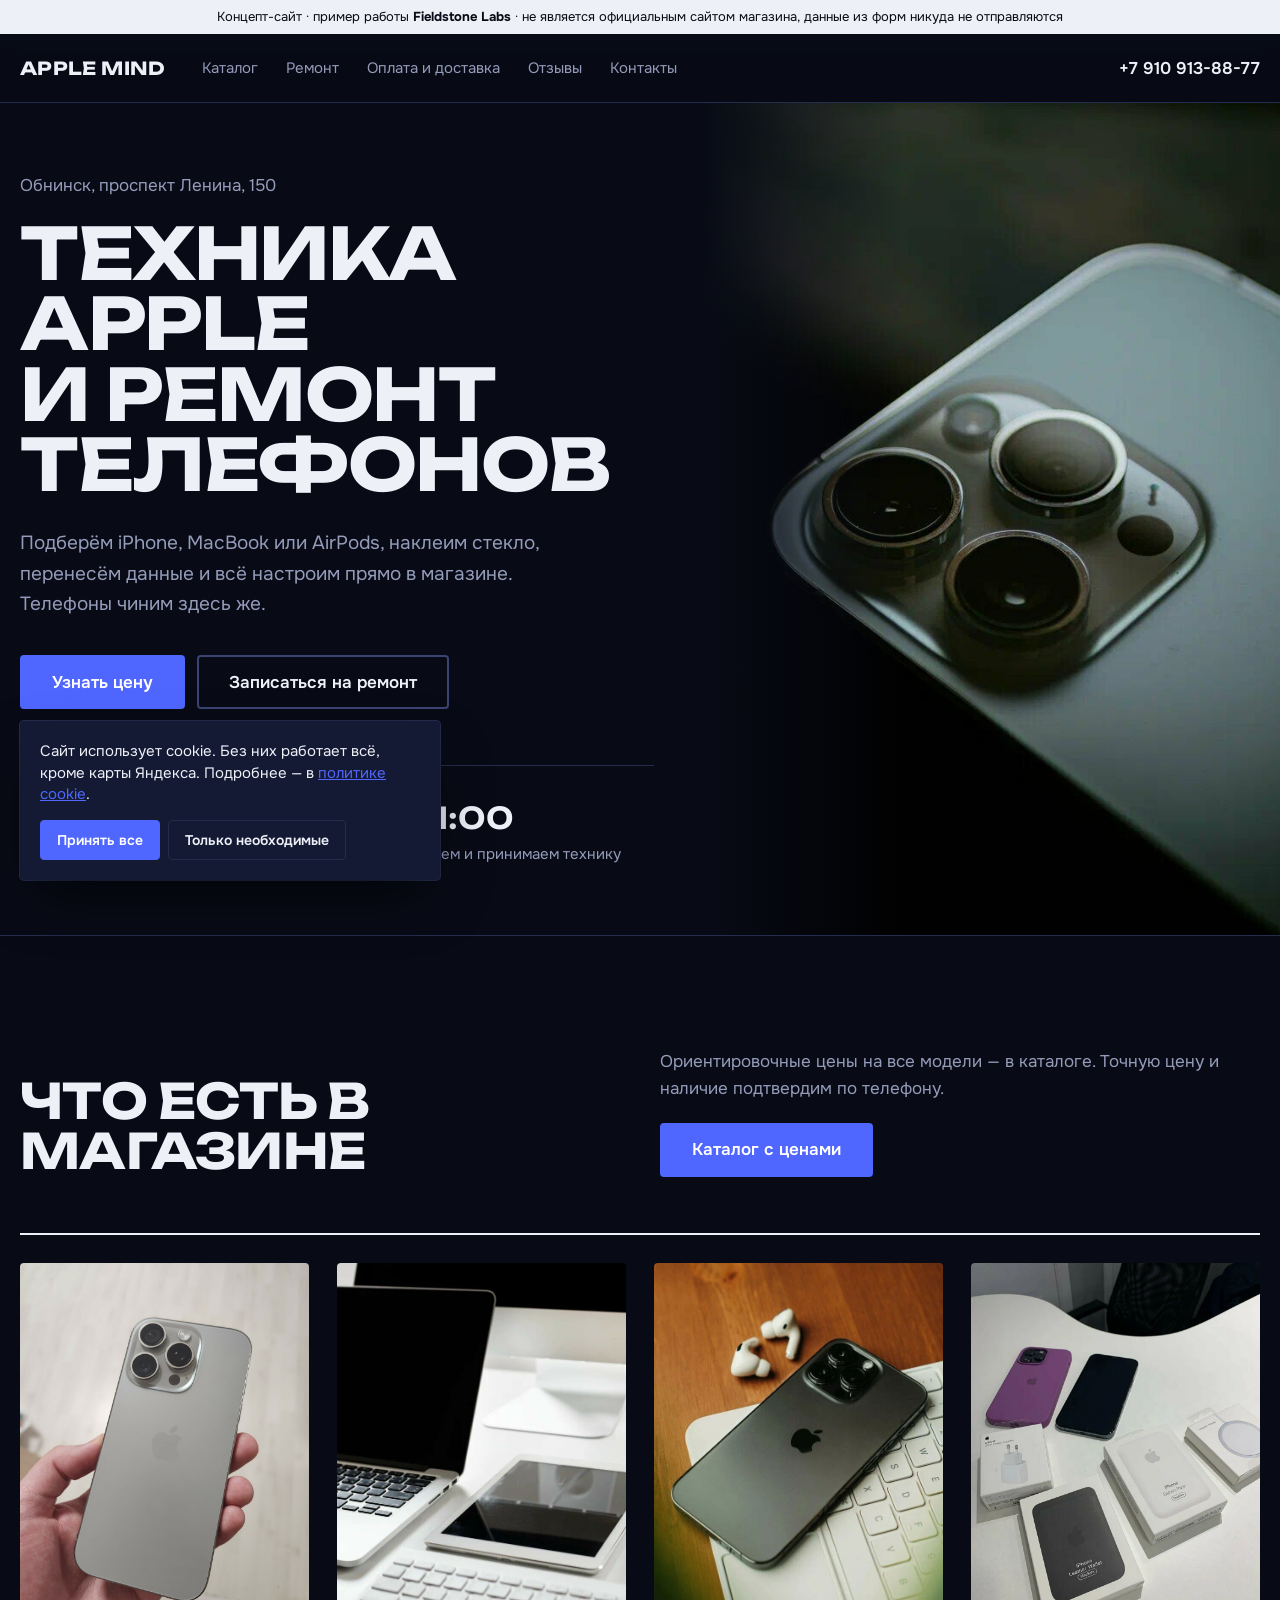
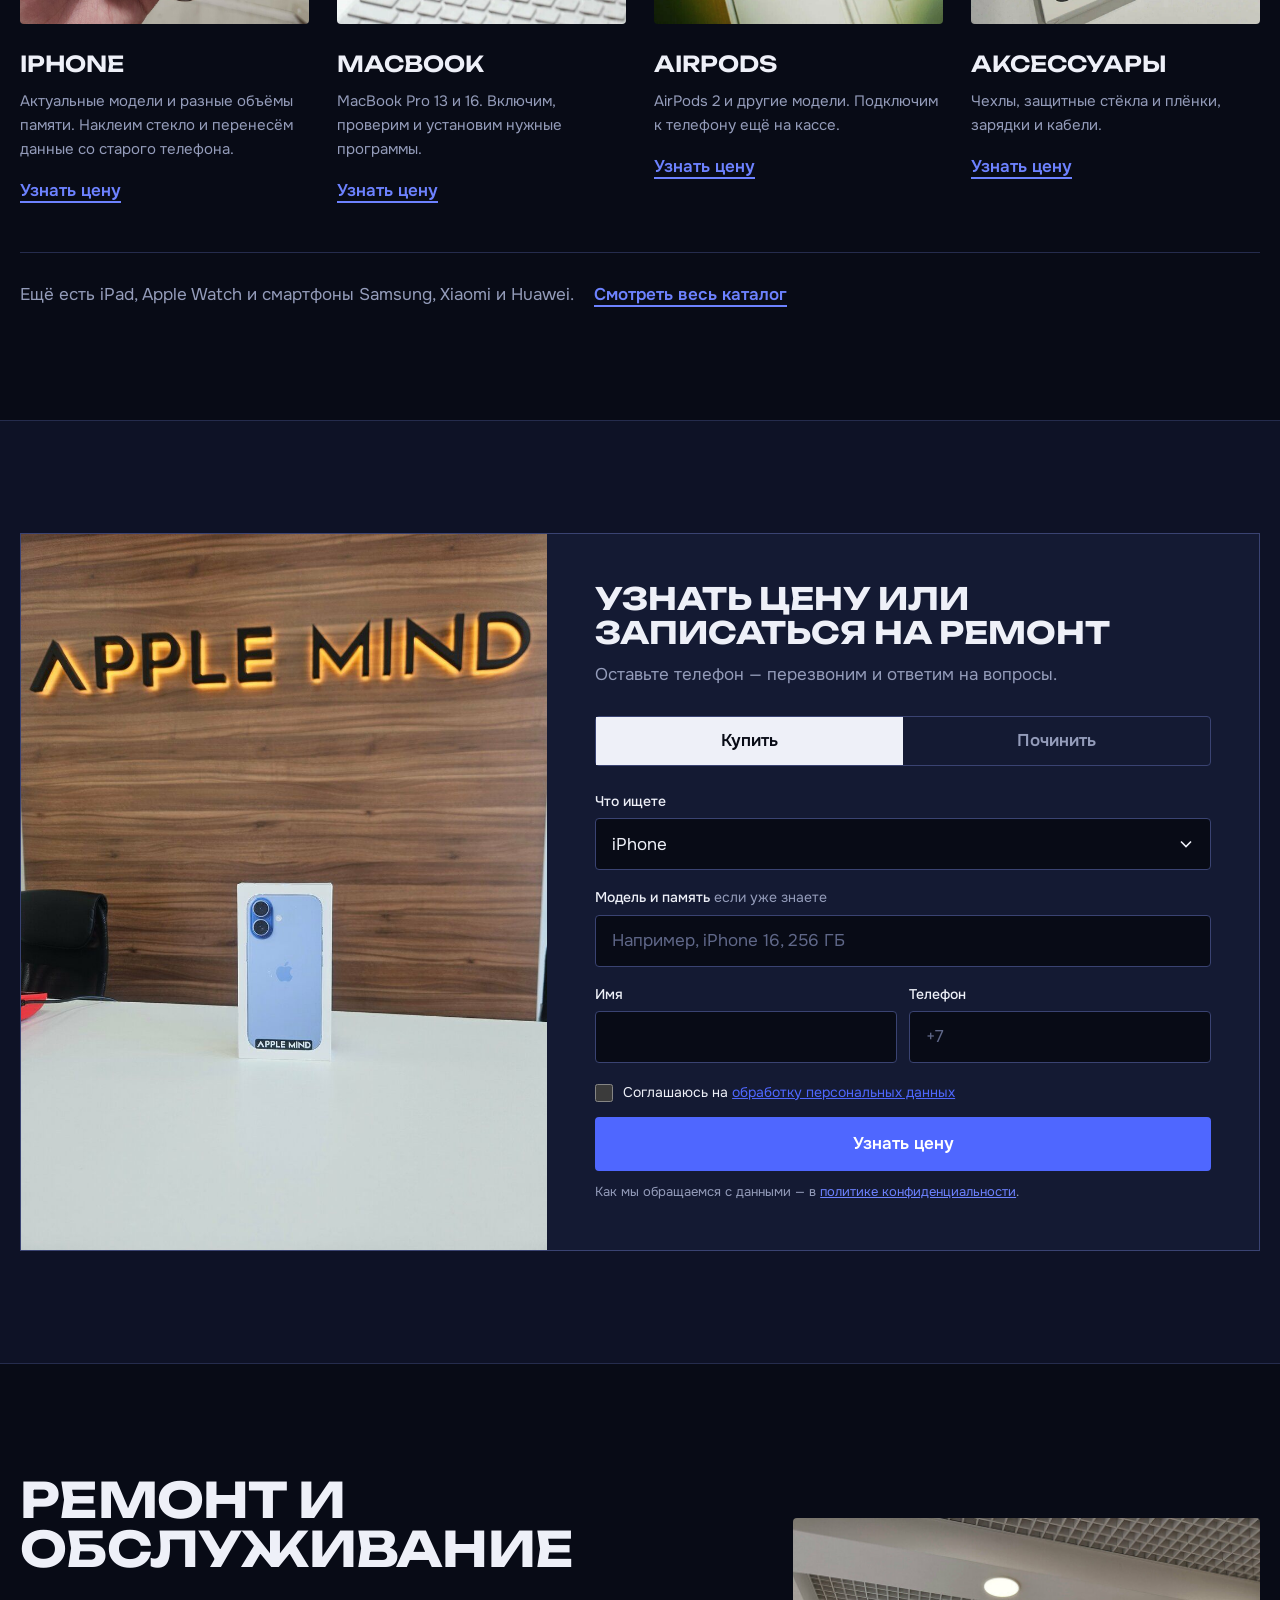
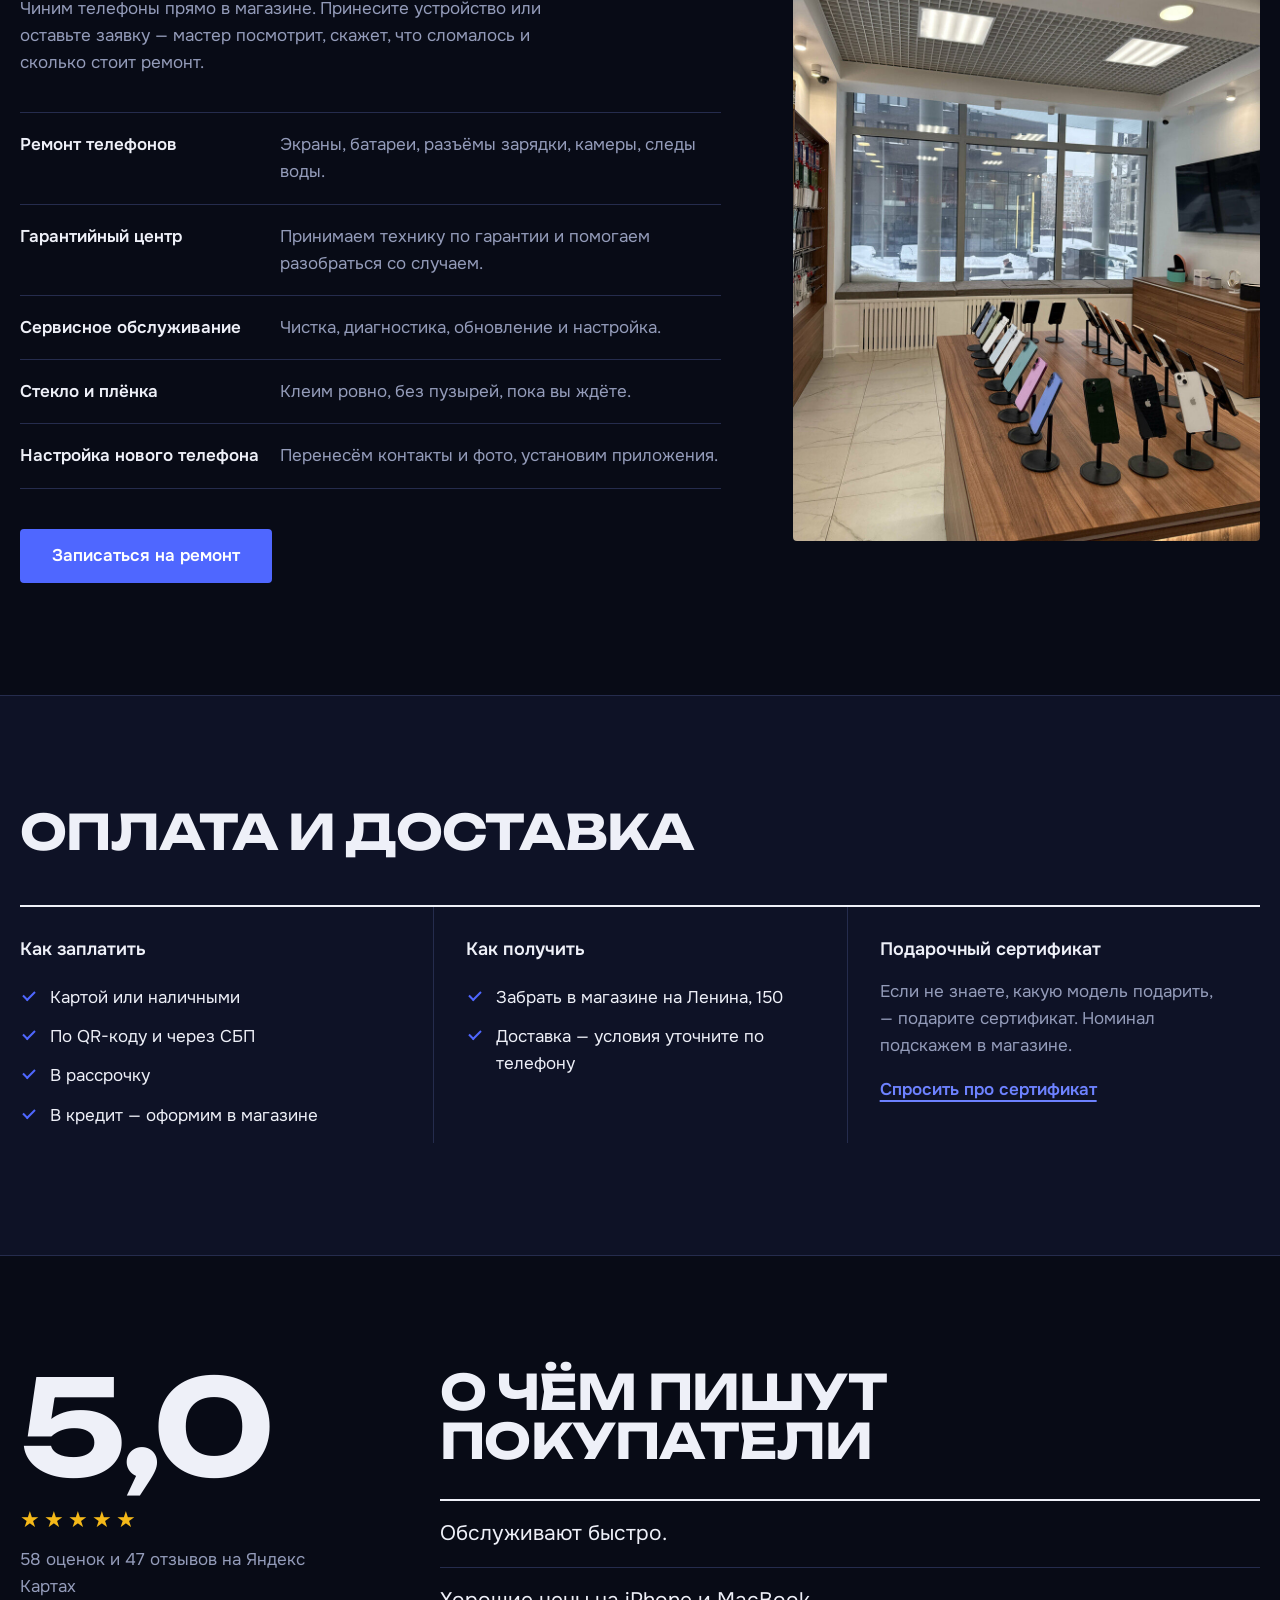
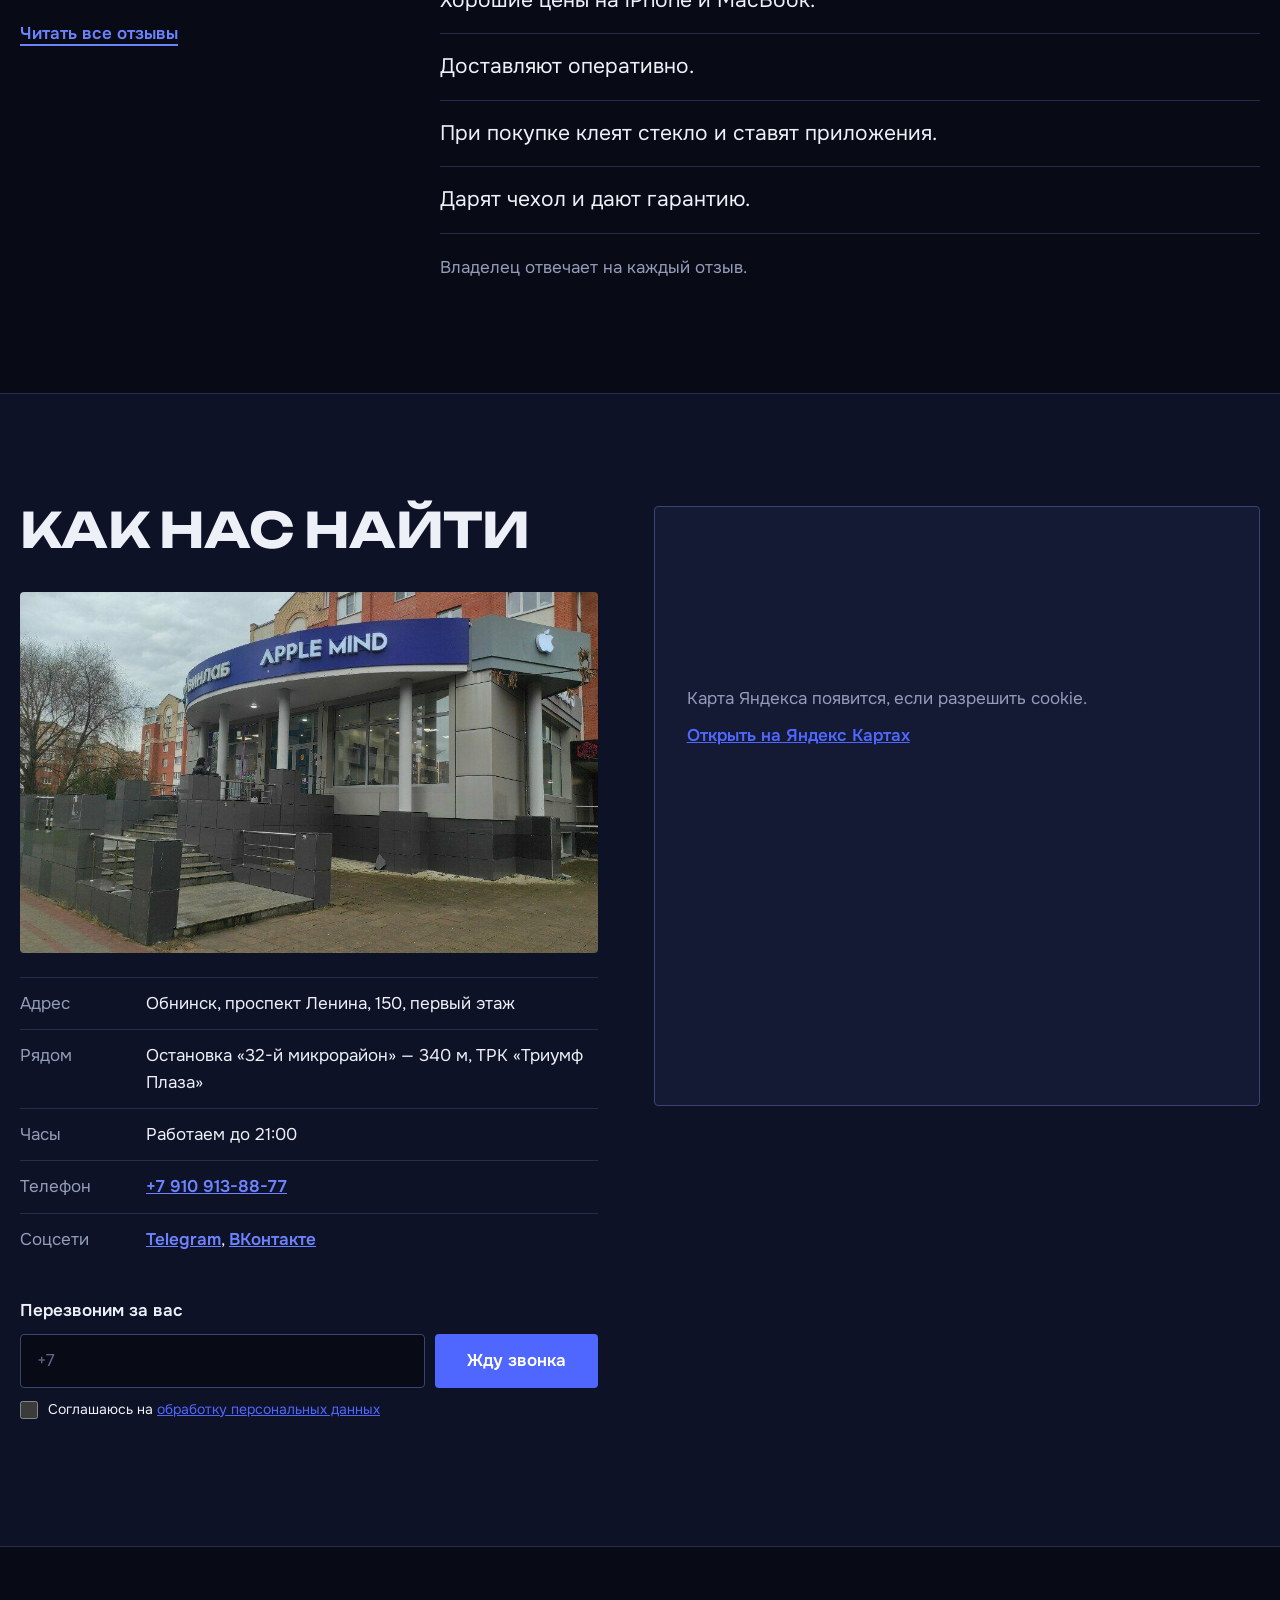
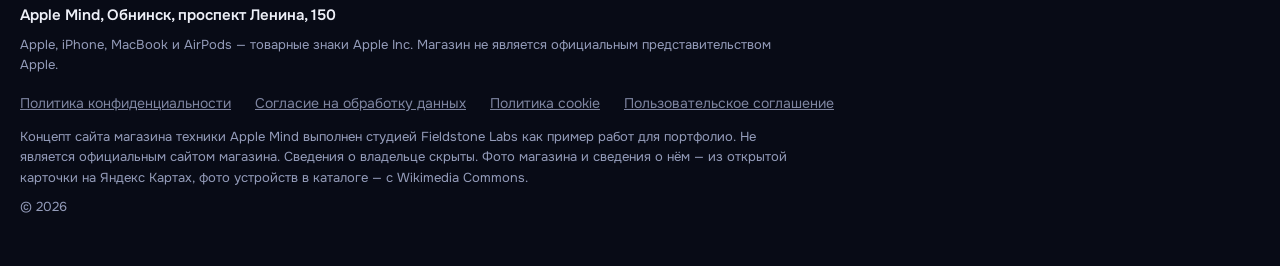
<file: index.html>
<!DOCTYPE html>
<html lang="ru">
<head>
    <meta charset="UTF-8">
    <meta name="viewport" content="width=device-width, initial-scale=1">
    <meta name="robots" content="noindex, nofollow">
    <title>Apple Mind — техника и ремонт телефонов в Обнинске (концепт)</title>
    <meta name="description" content="Магазин техники Apple, Samsung, Xiaomi, Huawei и сервис по ремонту телефонов. Обнинск, проспект Ленина, 150.">

    <link rel="preconnect" href="https://fonts.googleapis.com">
    <link rel="preconnect" href="https://fonts.gstatic.com" crossorigin>
    <link href="https://fonts.googleapis.com/css2?family=Onest:wght@400;500;600&family=Unbounded:wght@600;700&display=swap" rel="stylesheet">

    <link rel="canonical" href="https://timofeyderbugov.github.io/apple-mind-obninsk/">
    <link rel="icon" href="favicon.svg" type="image/svg+xml">

    <meta property="og:type" content="website">
    <meta property="og:locale" content="ru_RU">
    <meta property="og:title" content="Apple Mind — техника и ремонт телефонов в Обнинске">
    <meta property="og:description" content="Магазин техники Apple, Samsung, Xiaomi, Huawei и сервис по ремонту телефонов. Обнинск, проспект Ленина, 150.">
    <meta property="og:url" content="https://timofeyderbugov.github.io/apple-mind-obninsk/">
    <meta property="og:image" content="https://timofeyderbugov.github.io/apple-mind-obninsk/img/camera.jpg">

    <link rel="stylesheet" href="css/style.css">
</head>
<body>

    <div class="demo-bar" role="note">
        Концепт-сайт · пример работы <strong>Fieldstone Labs</strong> · не является официальным сайтом магазина,
        данные из форм никуда не отправляются
    </div>

    <header class="header">
        <div class="wrap header__inner">
            <a class="logo" href="#top">Apple Mind</a>

            <nav class="nav" aria-label="Разделы сайта">
                <a href="catalog.html">Каталог</a>
                <a href="#service">Ремонт</a>
                <a href="#pay">Оплата и доставка</a>
                <a href="#reviews">Отзывы</a>
                <a href="#contacts">Контакты</a>
            </nav>

            <a class="header__phone" href="tel:+79109138877">+7 910 913-88-77</a>
        </div>
    </header>

    <main id="top">

        <!-- Первый экран -->
        <section class="hero">
            <div class="wrap hero__inner">
                <div class="hero__text">
                    <p class="hero__place">Обнинск, проспект Ленина, 150</p>
                    <h1 class="hero__title">Техника Apple и&nbsp;ремонт телефонов</h1>
                    <p class="hero__lead">
                        Подберём iPhone, MacBook или AirPods, наклеим стекло, перенесём данные
                        и всё настроим прямо в магазине. Телефоны чиним здесь же.
                    </p>

                    <div class="hero__actions">
                        <a class="btn" href="#request">Узнать цену</a>
                        <a class="btn btn--soft" href="#request" data-repair>Записаться на ремонт</a>
                    </div>

                    <dl class="hero__facts">
                        <div>
                            <dt>5,0</dt>
                            <dd>рейтинг на Яндекс Картах, 58 оценок</dd>
                        </div>
                        <div>
                            <dt>до 21:00</dt>
                            <dd>консультируем и принимаем технику</dd>
                        </div>
                    </dl>
                </div>

                <figure class="hero__photo">
                    <img src="img/camera.jpg" width="1280" height="960"
                         alt="Камера iPhone крупным планом на тёмном фоне">
                </figure>
            </div>
        </section>

        <!-- Техника -->
        <section class="section" id="tech">
            <div class="wrap">
                <div class="section__head">
                    <h2 class="section__title">Что есть в магазине</h2>
                    <div class="section__aside">
                        <p class="section__lead">
                            Ориентировочные цены на все модели — в каталоге. Точную цену
                            и наличие подтвердим по телефону.
                        </p>
                        <a class="btn" href="catalog.html">Каталог с ценами</a>
                    </div>
                </div>

                <ul class="catalog">
                    <li class="catalog__item">
                        <img class="catalog__img" src="img/iphone-hand.jpg" width="960" height="1280" loading="lazy" alt="iPhone в руке">
                        <h3 class="catalog__name">iPhone</h3>
                        <p class="catalog__desc">Актуальные модели и разные объёмы памяти. Наклеим стекло и перенесём данные со старого телефона.</p>
                        <button class="link-btn" type="button" data-pick="iPhone">Узнать цену</button>
                    </li>
                    <li class="catalog__item">
                        <img class="catalog__img" src="img/macbook.jpg" width="1280" height="847" loading="lazy" alt="MacBook, iPad и iPhone на белом столе">
                        <h3 class="catalog__name">MacBook</h3>
                        <p class="catalog__desc">MacBook Pro 13 и 16. Включим, проверим и установим нужные программы.</p>
                        <button class="link-btn" type="button" data-pick="MacBook">Узнать цену</button>
                    </li>
                    <li class="catalog__item">
                        <img class="catalog__img" src="img/airpods.jpg" width="1280" height="854" loading="lazy" alt="AirPods и iPhone на клавиатуре">
                        <h3 class="catalog__name">AirPods</h3>
                        <p class="catalog__desc">AirPods 2 и другие модели. Подключим к телефону ещё на кассе.</p>
                        <button class="link-btn" type="button" data-pick="AirPods">Узнать цену</button>
                    </li>
                    <li class="catalog__item">
                        <img class="catalog__img" src="img/accessories.jpg" width="960" height="1280" loading="lazy" alt="Чехлы, зарядки и MagSafe в коробках">
                        <h3 class="catalog__name">Аксессуары</h3>
                        <p class="catalog__desc">Чехлы, защитные стёкла и плёнки, зарядки и кабели.</p>
                        <button class="link-btn" type="button" data-pick="Аксессуары">Узнать цену</button>
                    </li>
                </ul>

                <p class="catalog__more">
                    Ещё есть iPad, Apple Watch и смартфоны Samsung, Xiaomi и Huawei.
                    <a class="link-btn" href="catalog.html">Смотреть весь каталог</a>
                </p>
            </div>
        </section>

        <!-- Заявка -->
        <section class="section section--tint" id="request-section">
            <div class="wrap request-wrap">
                <figure class="request-photo">
                    <img src="img/counter.jpg" width="960" height="1280" loading="lazy"
                         alt="Стойка консультанта на фоне деревянной стены с надписью Apple Mind">
                </figure>

                <div class="request" id="request">
                    <h2 class="request__title">Узнать цену или записаться на ремонт</h2>
                    <p class="request__lead">Оставьте телефон — перезвоним и ответим на вопросы.</p>

                    <div class="request__tabs" role="tablist" aria-label="Тип заявки">
                        <button class="request__tab is-active" type="button" role="tab" aria-selected="true" data-mode="buy">Купить</button>
                        <button class="request__tab" type="button" role="tab" aria-selected="false" data-mode="repair">Починить</button>
                    </div>

                    <form class="form" id="request-form" novalidate>
                        <input type="hidden" name="mode" value="buy">

                        <div class="form__group" data-for="buy">
                            <label class="form__label" for="device">Что ищете</label>
                            <select class="form__input" id="device" name="device">
                                <option value="iPhone">iPhone</option>
                                <option value="MacBook">MacBook</option>
                                <option value="AirPods">AirPods</option>
                                <option value="Смартфон Samsung, Xiaomi или Huawei">Смартфон Samsung, Xiaomi или Huawei</option>
                                <option value="Аксессуары">Чехол, стекло, зарядка</option>
                            </select>
                        </div>

                        <div class="form__group" data-for="buy">
                            <label class="form__label" for="model">Модель и память <span class="form__hint">если уже знаете</span></label>
                            <input class="form__input" id="model" name="model" type="text" placeholder="Например, iPhone 16, 256 ГБ">
                        </div>

                        <div class="form__group" data-for="repair" hidden>
                            <label class="form__label" for="broken">Какой телефон</label>
                            <input class="form__input" id="broken" name="broken" type="text" placeholder="Например, Samsung A54">
                        </div>

                        <div class="form__group" data-for="repair" hidden>
                            <label class="form__label" for="problem">Что случилось</label>
                            <select class="form__input" id="problem" name="problem">
                                <option>Разбит экран</option>
                                <option>Быстро садится батарея</option>
                                <option>Не заряжается</option>
                                <option>Попала вода</option>
                                <option>Не работает камера или звук</option>
                                <option>Другое — расскажу по телефону</option>
                            </select>
                        </div>

                        <div class="form__row">
                            <div class="form__group">
                                <label class="form__label" for="name">Имя</label>
                                <input class="form__input" id="name" name="name" type="text" autocomplete="given-name" required>
                            </div>
                            <div class="form__group">
                                <label class="form__label" for="phone">Телефон</label>
                                <input class="form__input" id="phone" name="phone" type="tel" autocomplete="tel" placeholder="+7" required>
                            </div>
                        </div>

                        <label class="consent">
                            <input type="checkbox" name="consent" value="yes">
                            <span>Соглашаюсь на <a href="consent.html" target="_blank">обработку персональных данных</a></span>
                        </label>

                        <p class="form__error" role="alert" hidden></p>

                        <button class="btn btn--full" type="submit" data-label-buy="Узнать цену" data-label-repair="Записаться на ремонт">Узнать цену</button>

                        <p class="form__note">
                            Как мы обращаемся с данными — в
                            <a href="privacy.html" target="_blank">политике конфиденциальности</a>.
                        </p>
                    </form>

                    <div class="request__done" hidden>
                        <p class="request__done-title">Заявка у нас</p>
                        <p>Перезвоним на <span data-phone></span> в ближайшее рабочее время.</p>
                        <button class="link-btn" type="button" data-reset>Отправить ещё одну</button>
                    </div>
                </div>
            </div>
        </section>

        <!-- Ремонт и сервис -->
        <section class="section" id="service">
            <div class="wrap service">
                <div class="service__text">
                    <h2 class="section__title">Ремонт и обслуживание</h2>
                    <p class="section__lead">
                        Чиним телефоны прямо в магазине. Принесите устройство или оставьте заявку —
                        мастер посмотрит, скажет, что сломалось и сколько стоит ремонт.
                    </p>

                    <dl class="services">
                        <div class="services__row">
                            <dt>Ремонт телефонов</dt>
                            <dd>Экраны, батареи, разъёмы зарядки, камеры, следы воды.</dd>
                        </div>
                        <div class="services__row">
                            <dt>Гарантийный центр</dt>
                            <dd>Принимаем технику по гарантии и помогаем разобраться со случаем.</dd>
                        </div>
                        <div class="services__row">
                            <dt>Сервисное обслуживание</dt>
                            <dd>Чистка, диагностика, обновление и настройка.</dd>
                        </div>
                        <div class="services__row">
                            <dt>Стекло и плёнка</dt>
                            <dd>Клеим ровно, без пузырей, пока вы ждёте.</dd>
                        </div>
                        <div class="services__row">
                            <dt>Настройка нового телефона</dt>
                            <dd>Перенесём контакты и фото, установим приложения.</dd>
                        </div>
                    </dl>

                    <button class="btn" type="button" data-repair>Записаться на ремонт</button>
                </div>

                <figure class="service__photo">
                    <img src="img/interior.jpg" width="960" height="1280" loading="lazy"
                         alt="Зал магазина Apple Mind: витрина с iPhone на деревянной стойке и большие окна">
                </figure>
            </div>
        </section>

        <!-- Оплата и доставка -->
        <section class="section section--tint" id="pay">
            <div class="wrap">
                <h2 class="section__title">Оплата и доставка</h2>

                <div class="pay">
                    <div class="pay__col">
                        <h3 class="pay__title">Как заплатить</h3>
                        <ul class="ticks">
                            <li>Картой или наличными</li>
                            <li>По QR-коду и через СБП</li>
                            <li>В рассрочку</li>
                            <li>В кредит — оформим в магазине</li>
                        </ul>
                    </div>
                    <div class="pay__col">
                        <h3 class="pay__title">Как получить</h3>
                        <ul class="ticks">
                            <li>Забрать в магазине на Ленина, 150</li>
                            <li>Доставка — условия уточните по телефону</li>
                        </ul>
                    </div>
                    <div class="pay__col pay__col--gift">
                        <h3 class="pay__title">Подарочный сертификат</h3>
                        <p>Если не знаете, какую модель подарить, — подарите сертификат. Номинал подскажем в магазине.</p>
                        <button class="link-btn" type="button" data-pick="Подарочный сертификат">Спросить про сертификат</button>
                    </div>
                </div>
            </div>
        </section>

        <!-- Отзывы -->
        <section class="section" id="reviews">
            <div class="wrap reviews">
                <div class="reviews__score">
                    <p class="reviews__num">5,0</p>
                    <p class="reviews__stars" aria-hidden="true">★★★★★</p>
                    <p class="reviews__meta">58 оценок и 47 отзывов на Яндекс Картах</p>
                    <a class="link-btn" href="https://yandex.ru/maps/org/165393138128/reviews/" target="_blank" rel="noopener">Читать все отзывы</a>
                </div>

                <div class="reviews__body">
                    <h2 class="section__title">О чём пишут покупатели</h2>
                    <ul class="reviews__list">
                        <li>Обслуживают быстро.</li>
                        <li>Хорошие цены на iPhone и MacBook.</li>
                        <li>Доставляют оперативно.</li>
                        <li>При покупке клеят стекло и ставят приложения.</li>
                        <li>Дарят чехол и дают гарантию.</li>
                    </ul>
                    <p class="reviews__note">Владелец отвечает на каждый отзыв.</p>
                </div>
            </div>
        </section>

        <!-- Контакты -->
        <section class="section section--tint" id="contacts">
            <div class="wrap contacts">
                <div class="contacts__info">
                    <h2 class="section__title">Как нас найти</h2>

                    <figure class="contacts__photo">
                        <img src="img/facade.jpg" width="960" height="720" loading="lazy"
                             alt="Вход в магазин Apple Mind с синей вывеской на проспекте Ленина">
                    </figure>

                    <dl class="contacts__list">
                        <div>
                            <dt>Адрес</dt>
                            <dd>Обнинск, проспект Ленина, 150, первый этаж</dd>
                        </div>
                        <div>
                            <dt>Рядом</dt>
                            <dd>Остановка «32-й микрорайон» — 340 м, ТРК «Триумф Плаза»</dd>
                        </div>
                        <div>
                            <dt>Часы</dt>
                            <!-- Уточнить полный график у владельца -->
                            <dd>Работаем до 21:00</dd>
                        </div>
                        <div>
                            <dt>Телефон</dt>
                            <dd><a href="tel:+79109138877">+7 910 913-88-77</a></dd>
                        </div>
                        <div>
                            <dt>Соцсети</dt>
                            <dd>
                                <a href="https://t.me/apple_mind40" target="_blank" rel="noopener">Telegram</a>,
                                <a href="https://vk.ru/appleamind" target="_blank" rel="noopener">ВКонтакте</a>
                            </dd>
                        </div>
                    </dl>

                    <form class="callback" id="callback-form" novalidate>
                        <p class="callback__title">Перезвоним за вас</p>
                        <div class="callback__row">
                            <label class="visually-hidden" for="cb-phone">Телефон</label>
                            <input class="form__input" id="cb-phone" name="phone" type="tel" placeholder="+7" required>
                            <button class="btn" type="submit">Жду звонка</button>
                        </div>
                        <label class="consent">
                            <input type="checkbox" name="consent" value="yes">
                            <span>Соглашаюсь на <a href="consent.html" target="_blank">обработку персональных данных</a></span>
                        </label>
                        <p class="form__error" role="alert" hidden></p>
                    </form>
                </div>

                <!-- Карта Яндекса ставит свои cookie, поэтому грузится только после согласия -->
                <div class="contacts__map"
                     data-map-src="https://yandex.ru/map-widget/v1/?oid=165393138128&amp;z=16"
                     data-map-title="Apple Mind на Яндекс Картах">
                    <div class="map-stub">
                        <p>Карта Яндекса появится, если разрешить cookie.</p>
                        <a href="https://yandex.ru/maps/org/165393138128" target="_blank" rel="noopener">Открыть на Яндекс Картах</a>
                    </div>
                </div>
            </div>
        </section>

    </main>

    <footer class="footer">
        <div class="wrap footer__inner">
            <p class="footer__name">Apple Mind, Обнинск, проспект Ленина, 150</p>
            <p class="footer__small">
                Apple, iPhone, MacBook и AirPods — товарные знаки Apple Inc. Магазин не является
                официальным представительством Apple.
            </p>
            <nav class="footer__legal" aria-label="Документы">
                <a href="privacy.html">Политика конфиденциальности</a>
                <a href="consent.html">Согласие на обработку данных</a>
                <a href="cookies.html">Политика cookie</a>
                <a href="terms.html">Пользовательское соглашение</a>
            </nav>
            <p class="footer__small">
                Концепт сайта магазина техники Apple Mind выполнен студией Fieldstone Labs как пример работ для портфолио.
                Не является официальным сайтом магазина. Сведения о владельце скрыты.
                Фото магазина и сведения о нём — из открытой карточки на Яндекс Картах, фото устройств в каталоге — с Wikimedia Commons.
            </p>
            <p class="footer__small">© <span data-year>2026</span></p>
        </div>
    </footer>

    <script src="js/cookies.js"></script>
    <script src="js/main.js"></script>
</body>
</html>
</file>
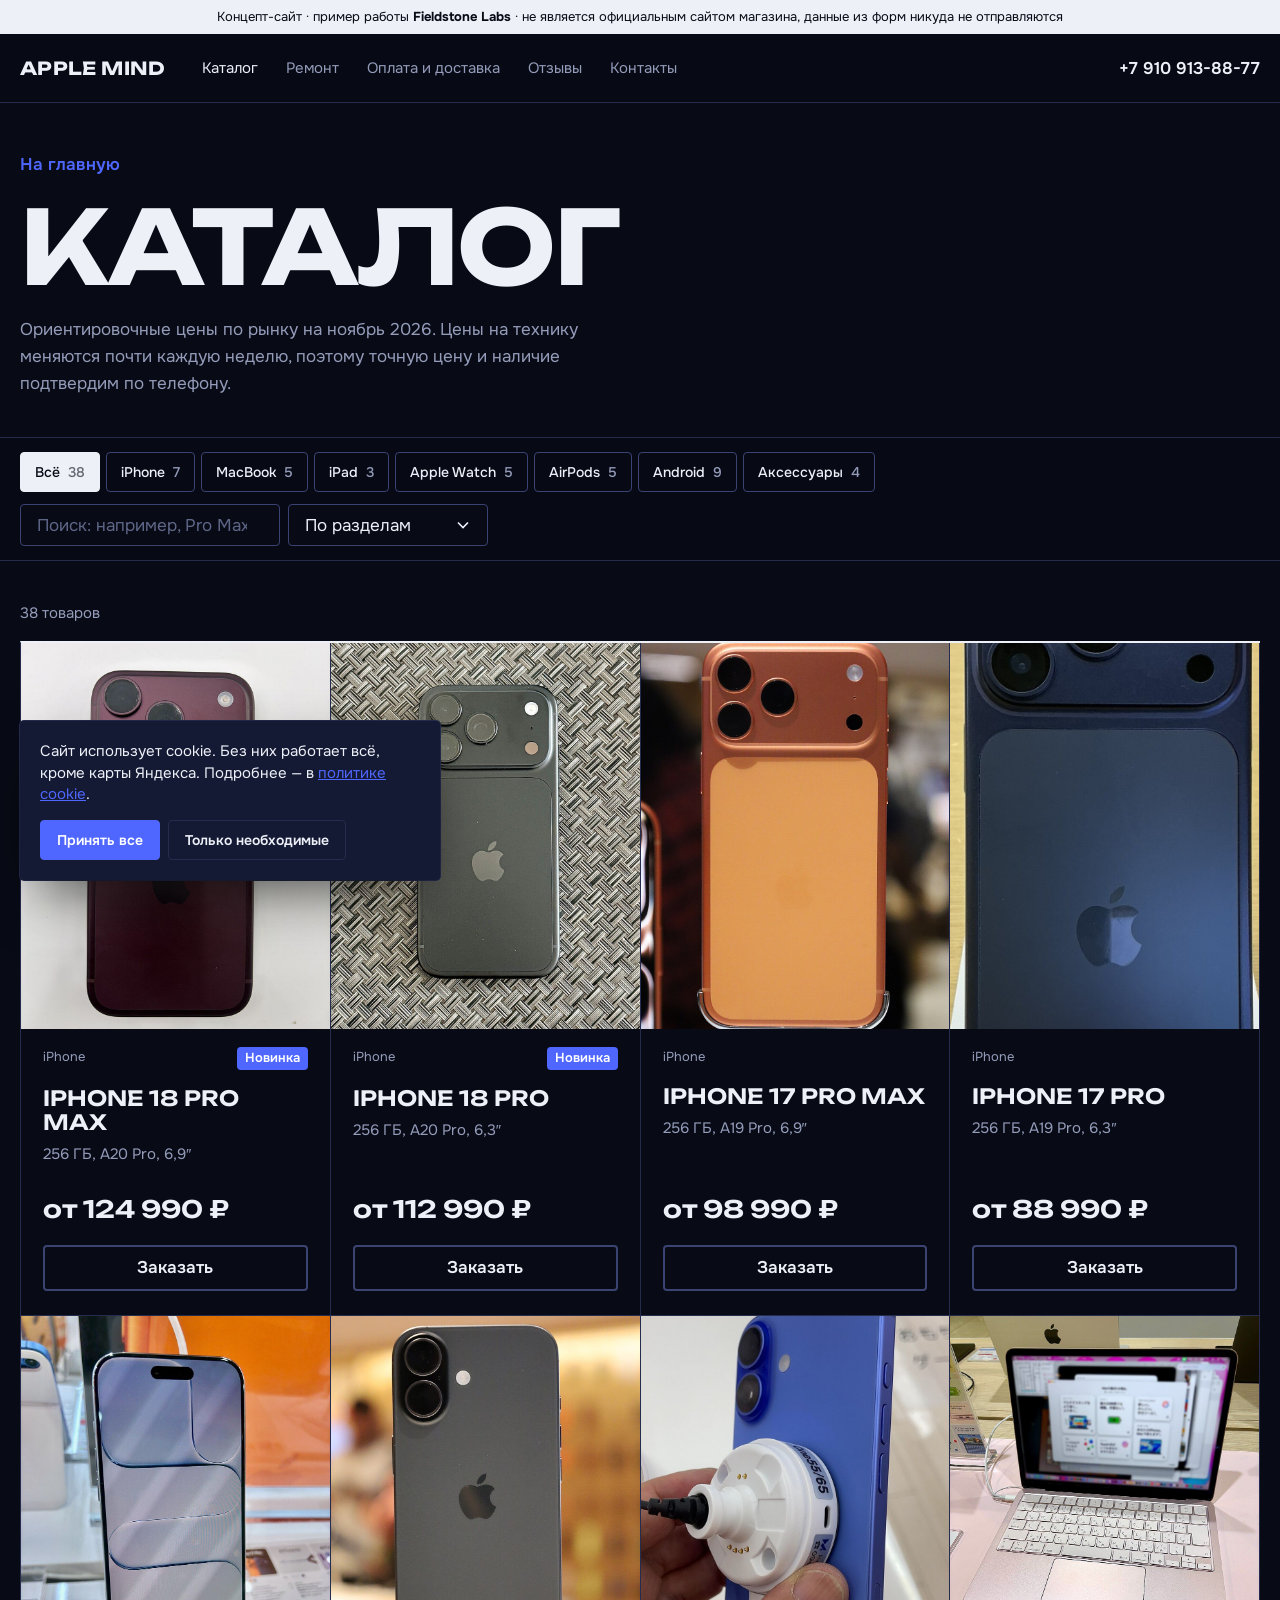
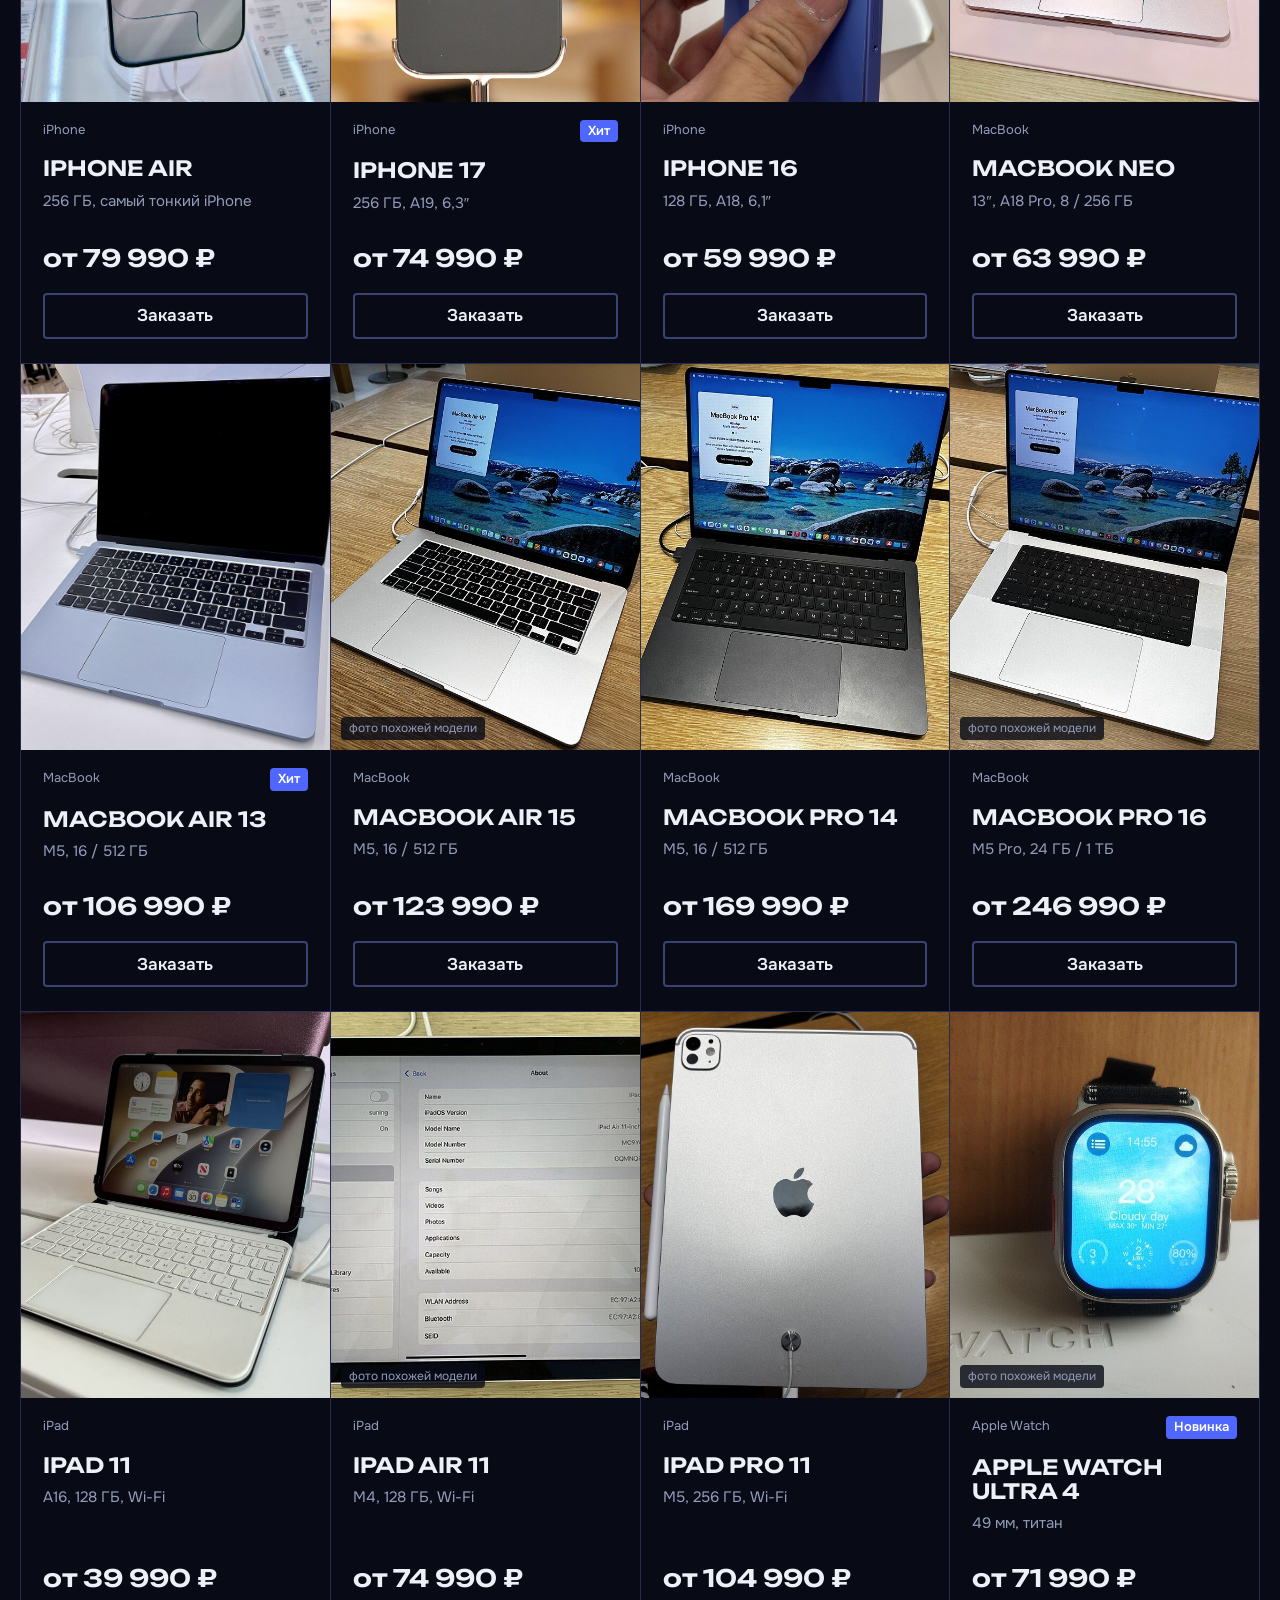
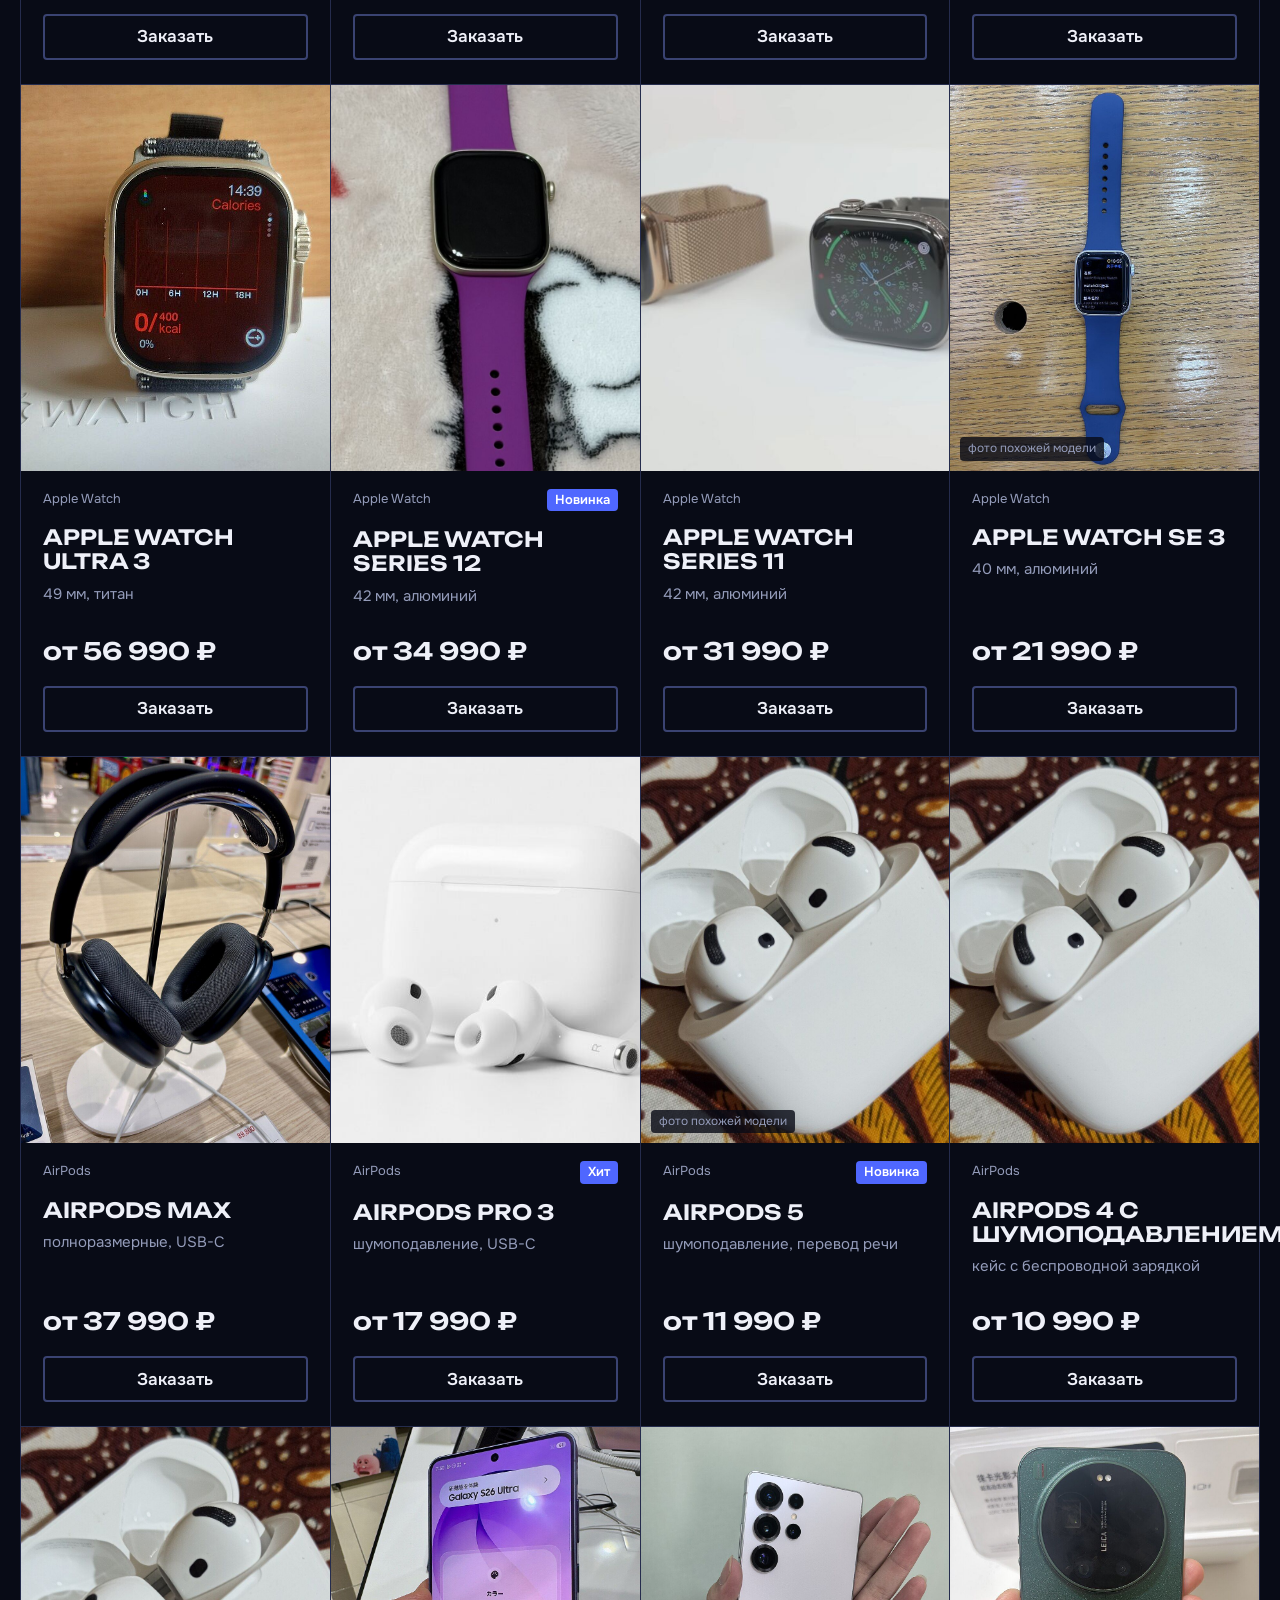
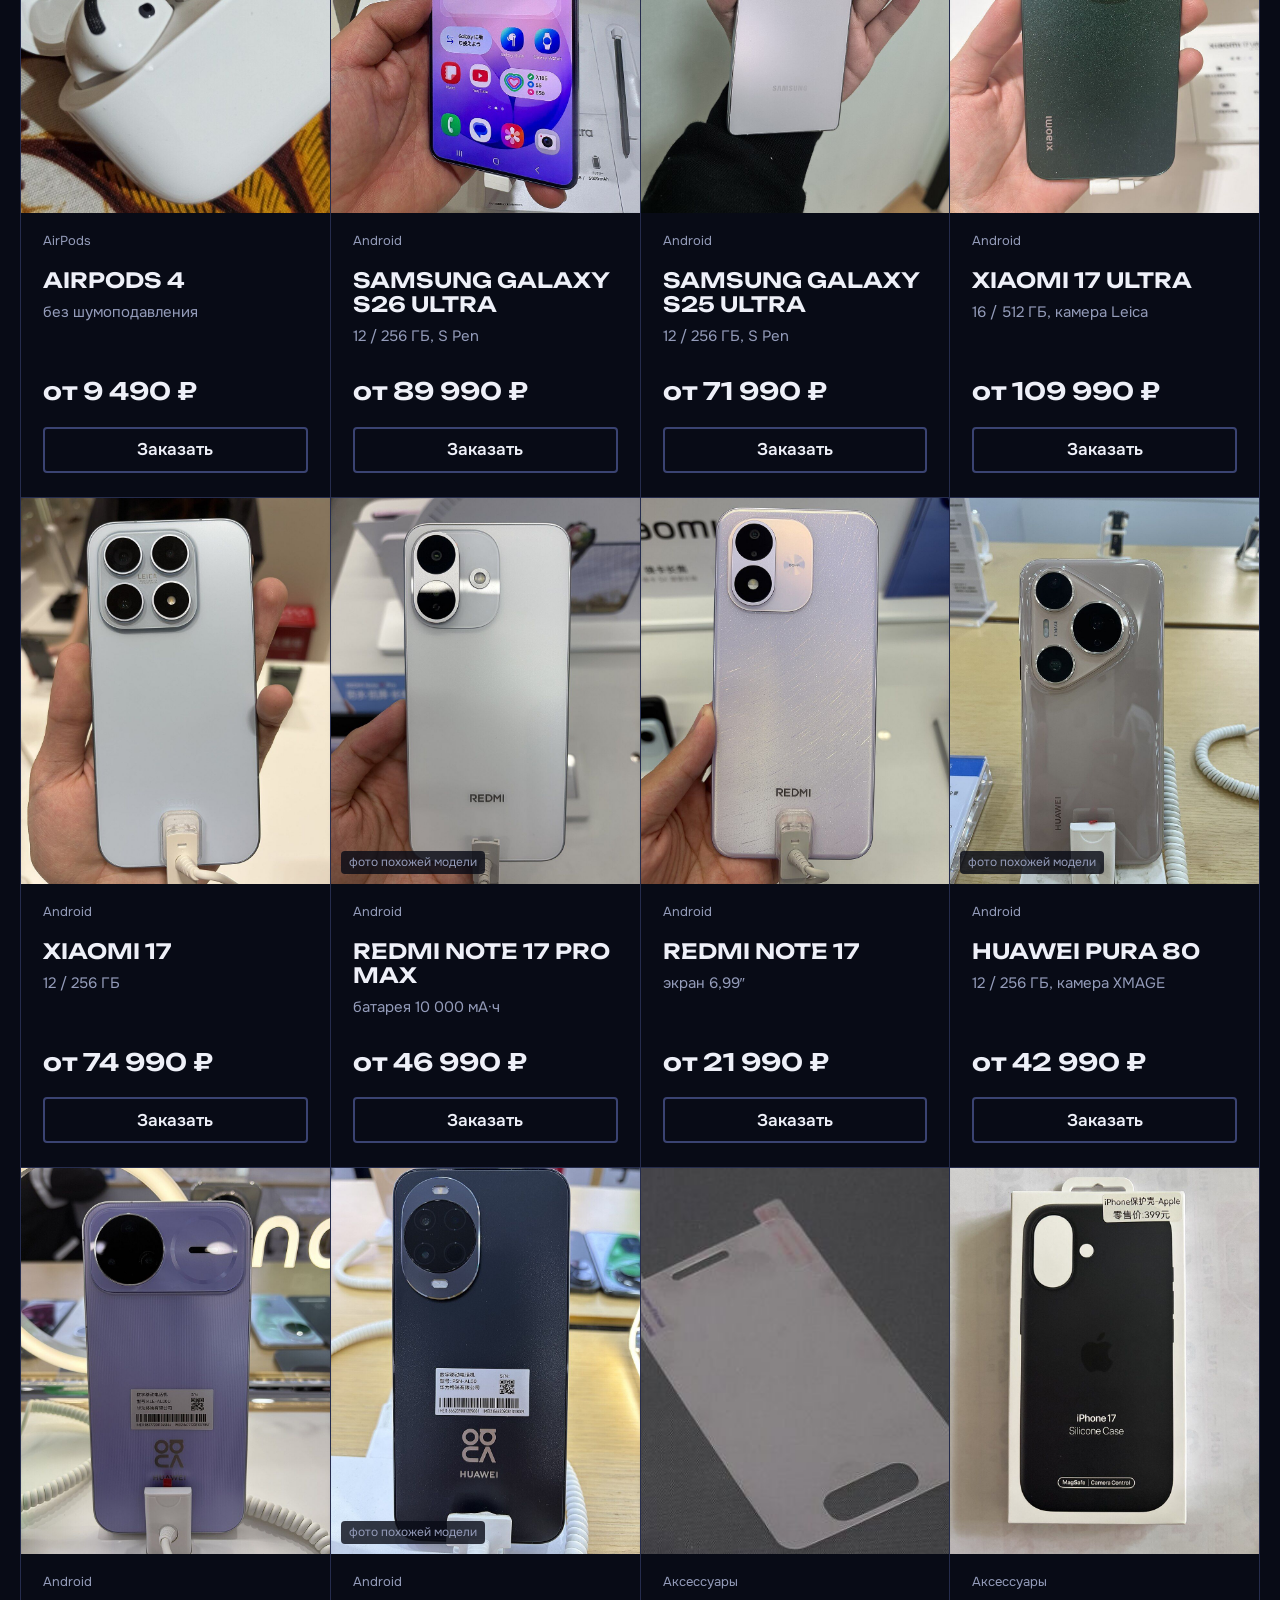
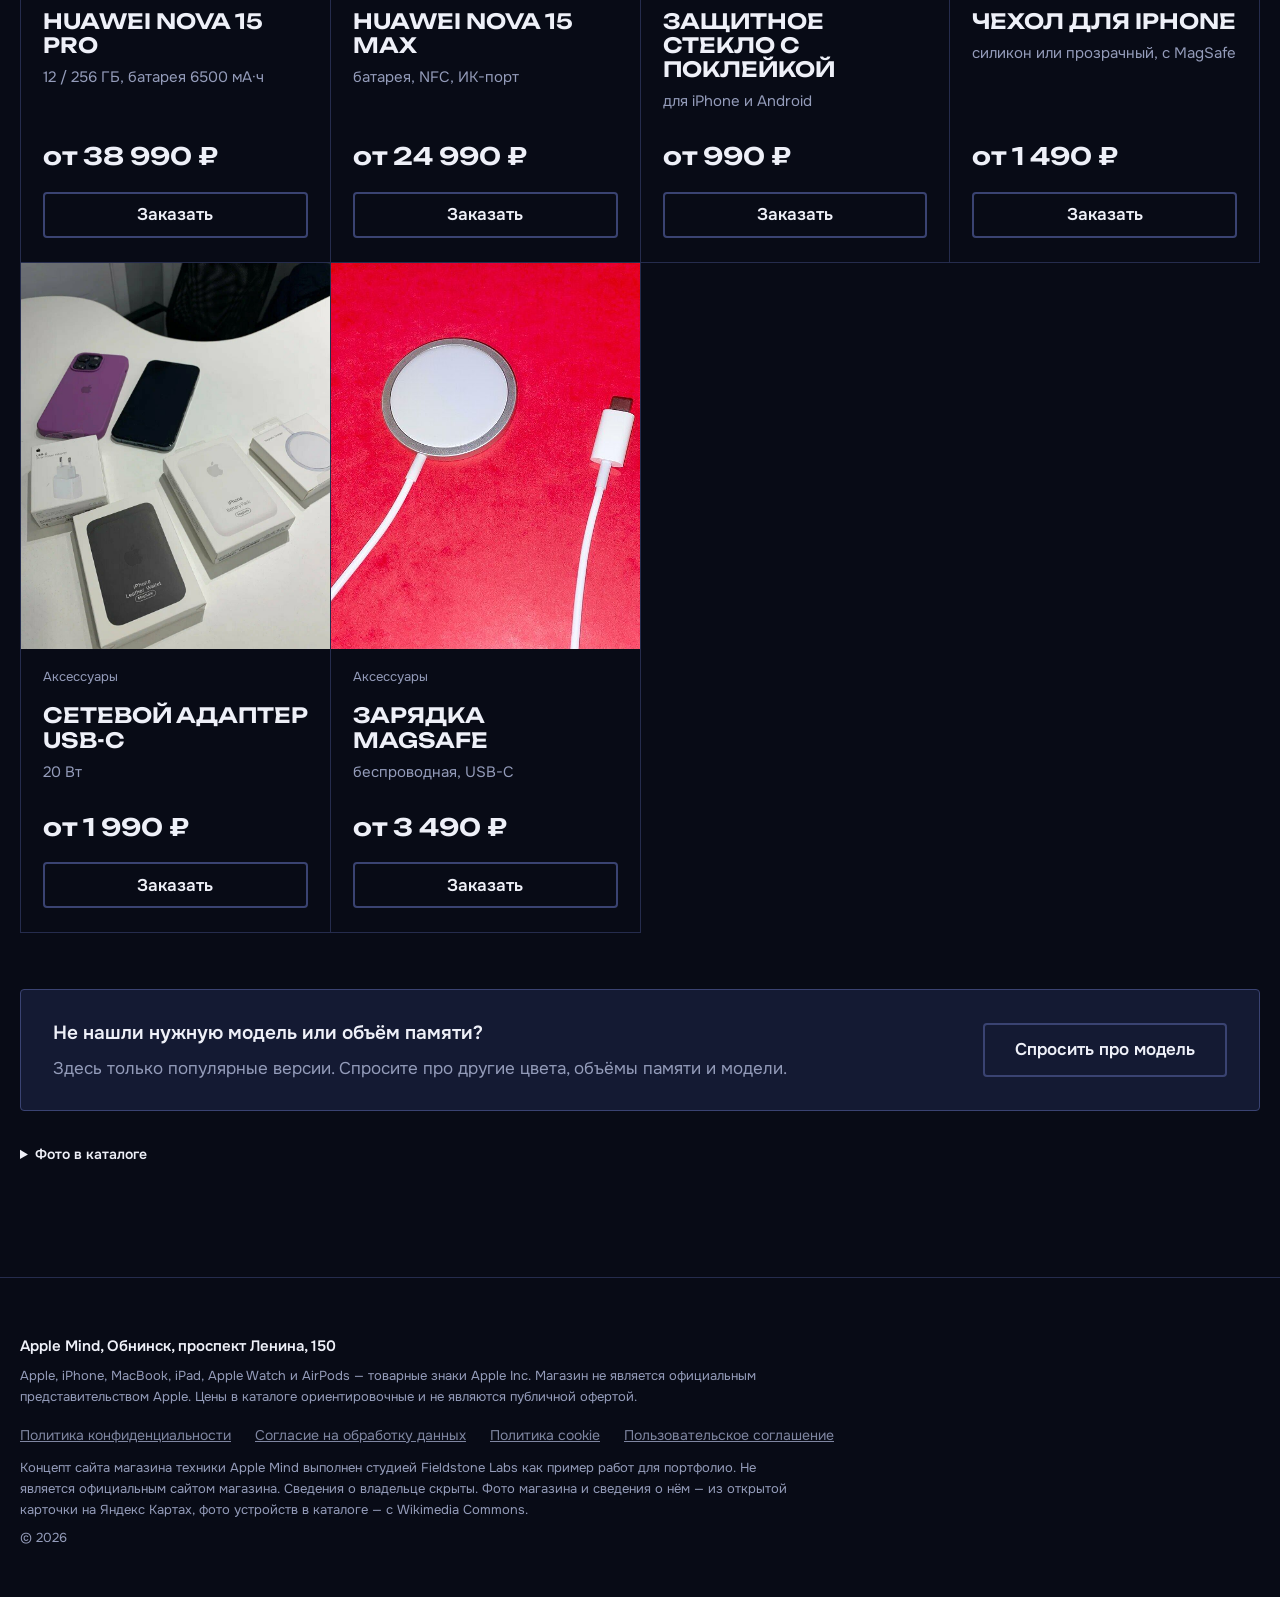
<file: catalog.html>
<!DOCTYPE html>
<html lang="ru">
<head>
    <meta charset="UTF-8">
    <meta name="viewport" content="width=device-width, initial-scale=1">
    <meta name="robots" content="noindex, nofollow">
    <title>Каталог и цены — Apple Mind, Обнинск (концепт)</title>
    <meta name="description" content="Каталог Apple Mind: iPhone, MacBook, iPad, Apple Watch, AirPods, смартфоны Samsung, Xiaomi, Huawei и аксессуары. Ориентировочные цены, заказ с сайта.">

    <link rel="preconnect" href="https://fonts.googleapis.com">
    <link rel="preconnect" href="https://fonts.gstatic.com" crossorigin>
    <link href="https://fonts.googleapis.com/css2?family=Onest:wght@400;500;600&family=Unbounded:wght@600;700&display=swap" rel="stylesheet">

    <link rel="canonical" href="https://timofeyderbugov.github.io/apple-mind-obninsk/catalog.html">
    <link rel="icon" href="favicon.svg" type="image/svg+xml">

    <meta property="og:type" content="website">
    <meta property="og:locale" content="ru_RU">
    <meta property="og:title" content="Каталог и цены — Apple Mind, Обнинск">
    <meta property="og:description" content="iPhone, MacBook, iPad, Apple Watch, AirPods и Android-смартфоны с ориентировочными ценами.">
    <meta property="og:url" content="https://timofeyderbugov.github.io/apple-mind-obninsk/catalog.html">
    <meta property="og:image" content="https://timofeyderbugov.github.io/apple-mind-obninsk/img/camera.jpg">

    <link rel="stylesheet" href="css/style.css">
</head>
<body>

    <div class="demo-bar" role="note">
        Концепт-сайт · пример работы <strong>Fieldstone Labs</strong> · не является официальным сайтом магазина,
        данные из форм никуда не отправляются
    </div>

    <header class="header">
        <div class="wrap header__inner">
            <a class="logo" href="index.html">Apple Mind</a>

            <nav class="nav" aria-label="Разделы сайта">
                <a href="catalog.html" aria-current="page">Каталог</a>
                <a href="index.html#service">Ремонт</a>
                <a href="index.html#pay">Оплата и доставка</a>
                <a href="index.html#reviews">Отзывы</a>
                <a href="index.html#contacts">Контакты</a>
            </nav>

            <a class="header__phone" href="tel:+79109138877">+7 910 913-88-77</a>
        </div>
    </header>

    <main>

        <section class="cat-hero">
            <div class="wrap">
                <a class="back-link" href="index.html">На главную</a>
                <h1 class="cat-hero__title">Каталог</h1>
                <p class="cat-hero__lead">
                    Ориентировочные цены по рынку на ноябрь 2026. Цены на технику меняются
                    почти каждую неделю, поэтому точную цену и наличие подтвердим по телефону.
                </p>
            </div>
        </section>

        <!-- Фильтры -->
        <div class="cat-bar">
            <div class="wrap cat-bar__inner">
                <div class="cat-chips" role="group" aria-label="Разделы каталога" data-chips></div>

                <div class="cat-tools">
                    <label class="visually-hidden" for="cat-search">Поиск по каталогу</label>
                    <input class="form__input cat-search" id="cat-search" type="search" placeholder="Поиск: например, Pro Max">

                    <label class="visually-hidden" for="cat-sort">Сортировка</label>
                    <select class="form__input cat-sort" id="cat-sort">
                        <option value="default">По разделам</option>
                        <option value="cheap">Сначала дешевле</option>
                        <option value="expensive">Сначала дороже</option>
                    </select>
                </div>
            </div>
        </div>

        <section class="section cat-section">
            <div class="wrap">
                <p class="cat-count" data-count aria-live="polite"></p>

                <ul class="cat-grid" data-grid></ul>

                <div class="cat-empty" data-empty hidden>
                    <p class="cat-empty__title">Ничего не нашлось</p>
                    <p>Попробуйте другое название или оставьте заявку — подберём нужную модель.</p>
                    <button class="btn" type="button" data-order="Подбор модели">Оставить заявку</button>
                </div>

                <div class="cat-note">
                    <p class="cat-note__title">Не нашли нужную модель или объём памяти?</p>
                    <p>Здесь только популярные версии. Спросите про другие цвета, объёмы памяти и модели.</p>
                    <button class="btn btn--soft" type="button" data-order="Другая модель">Спросить про модель</button>
                </div>

                <details class="cat-credits">
                    <summary>Фото в каталоге</summary>
                    <p>
                        Фото устройств взяты с Wikimedia Commons по свободным лицензиям
                        (CC0, CC BY, CC BY-SA, общественное достояние) и уменьшены по размеру.
                        Где точной модели нет, показана внешне такая же соседняя — это подписано на фото.
                        Фото адаптера — из магазина Apple Mind.
                    </p>
                    <ul class="cat-credits__list" data-credits></ul>
                </details>
            </div>
        </section>

    </main>

    <!-- Окно заказа -->
    <dialog class="order" id="order" aria-labelledby="order-title">
        <div class="order__body">
            <button class="order__close" type="button" data-close aria-label="Закрыть">×</button>

            <form class="form" id="order-form" novalidate>
                <h2 class="order__title" id="order-title">Заказать</h2>
                <p class="order__product" data-product></p>
                <p class="order__price" data-product-price></p>
                <input type="hidden" name="product">

                <div class="form__group">
                    <label class="form__label" for="order-name">Имя</label>
                    <input class="form__input" id="order-name" name="name" type="text" autocomplete="given-name" required>
                </div>

                <div class="form__group">
                    <label class="form__label" for="order-phone">Телефон</label>
                    <input class="form__input" id="order-phone" name="phone" type="tel" autocomplete="tel" placeholder="+7" required>
                </div>

                <fieldset class="form__group order__fieldset">
                    <legend class="form__label">Как получить</legend>
                    <div class="order__options">
                        <label class="order__option">
                            <input type="radio" name="delivery" value="Самовывоз" checked>
                            <span>Заберу в магазине</span>
                        </label>
                        <label class="order__option">
                            <input type="radio" name="delivery" value="Доставка">
                            <span>Нужна доставка</span>
                        </label>
                    </div>
                </fieldset>

                <label class="consent">
                    <input type="checkbox" name="consent" value="yes">
                    <span>Соглашаюсь на <a href="consent.html" target="_blank">обработку персональных данных</a></span>
                </label>

                <p class="form__error" role="alert" hidden></p>

                <button class="btn btn--full" type="submit">Отправить заявку</button>

                <p class="form__note">
                    Перезвоним, подтвердим цену и наличие. Как мы обращаемся с данными — в
                    <a href="privacy.html" target="_blank">политике конфиденциальности</a>.
                </p>
            </form>

            <div class="order__done" hidden>
                <p class="order__title">Заявка у нас</p>
                <p>Перезвоним на <span data-done-phone></span>, подтвердим цену и наличие.</p>
                <button class="btn" type="button" data-close>Хорошо</button>
            </div>
        </div>
    </dialog>

    <footer class="footer">
        <div class="wrap footer__inner">
            <p class="footer__name">Apple Mind, Обнинск, проспект Ленина, 150</p>
            <p class="footer__small">
                Apple, iPhone, MacBook, iPad, Apple Watch и AirPods — товарные знаки Apple Inc.
                Магазин не является официальным представительством Apple. Цены в каталоге
                ориентировочные и не являются публичной офертой.
            </p>
            <nav class="footer__legal" aria-label="Документы">
                <a href="privacy.html">Политика конфиденциальности</a>
                <a href="consent.html">Согласие на обработку данных</a>
                <a href="cookies.html">Политика cookie</a>
                <a href="terms.html">Пользовательское соглашение</a>
            </nav>
            <p class="footer__small">
                Концепт сайта магазина техники Apple Mind выполнен студией Fieldstone Labs как пример работ для портфолио.
                Не является официальным сайтом магазина. Сведения о владельце скрыты.
                Фото магазина и сведения о нём — из открытой карточки на Яндекс Картах, фото устройств в каталоге — с Wikimedia Commons.
            </p>
            <p class="footer__small">© <span data-year>2026</span></p>
        </div>
    </footer>

    <script src="js/cookies.js"></script>
    <script src="js/catalog-data.js"></script>
    <script src="js/catalog.js"></script>
</body>
</html>
</file>
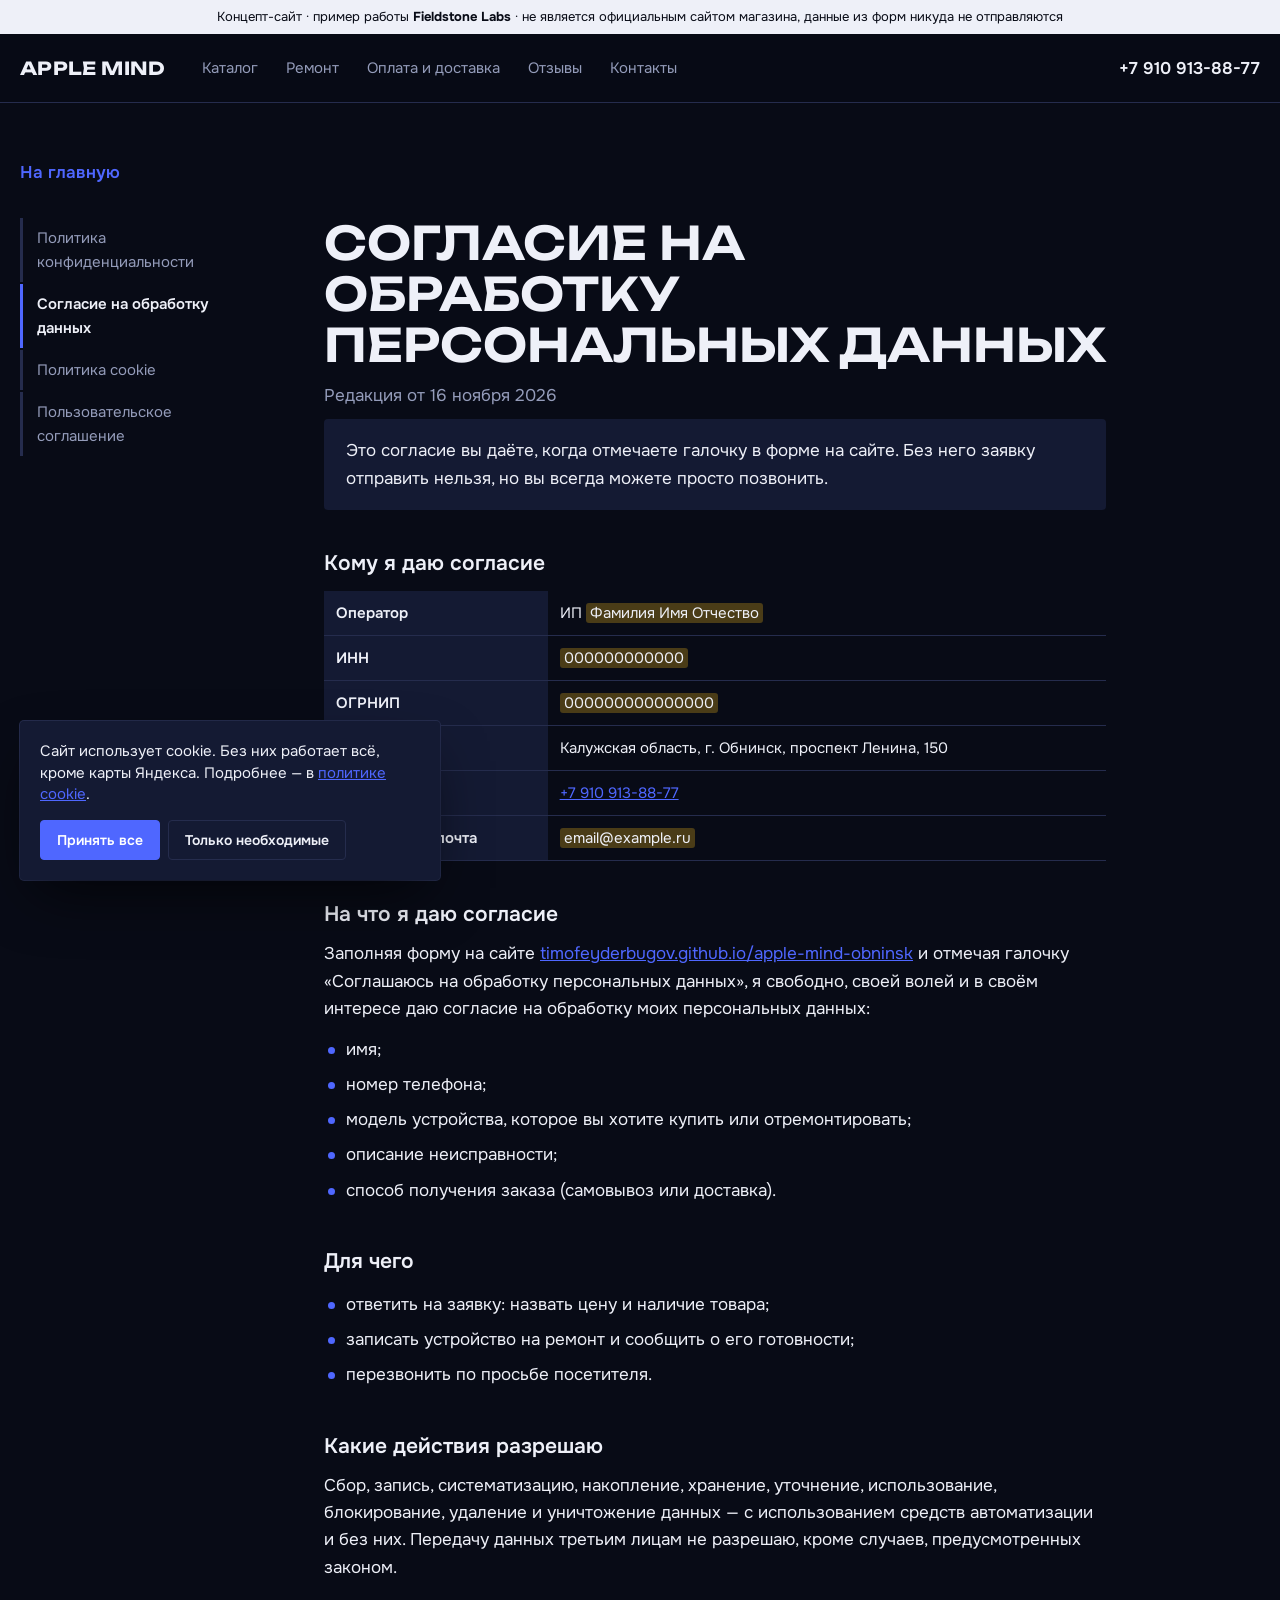
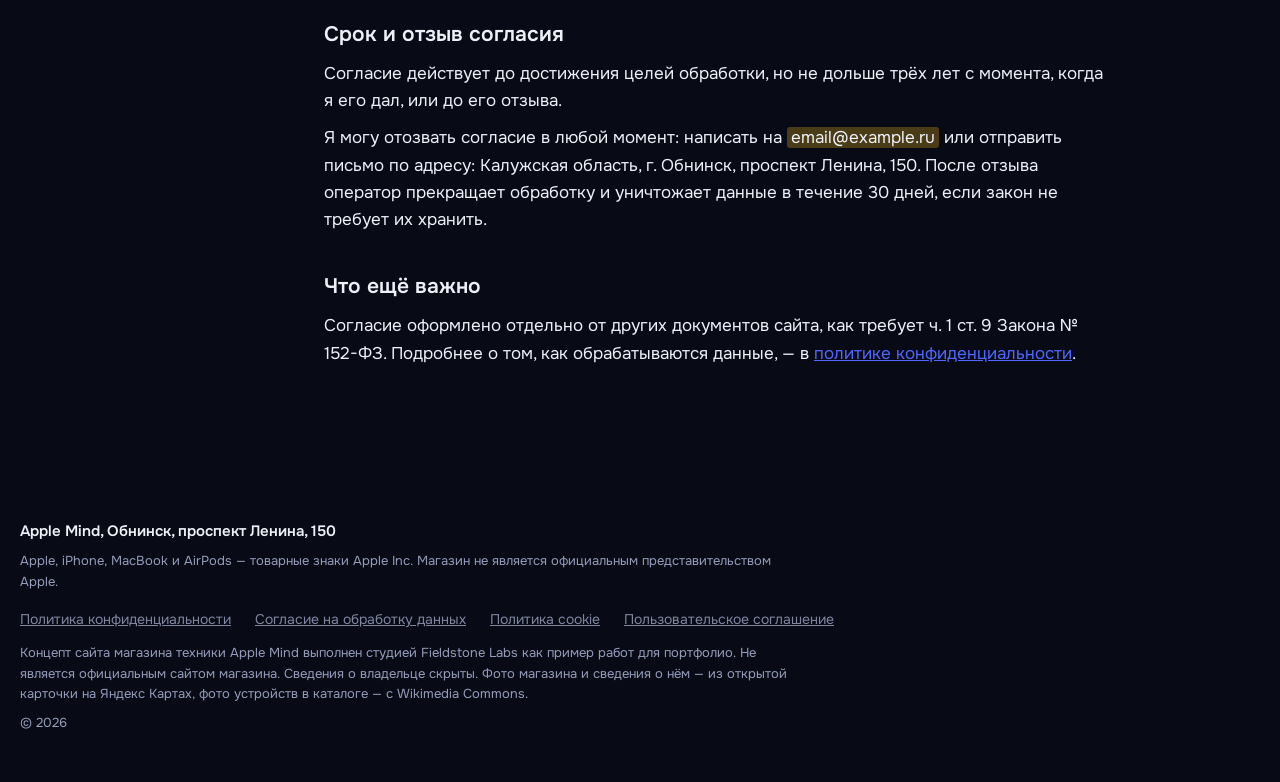
<file: consent.html>
<!DOCTYPE html>
<html lang="ru">
<head>
    <meta charset="UTF-8">
    <meta name="viewport" content="width=device-width, initial-scale=1">
    <title>Согласие на обработку персональных данных — Apple Mind (концепт)</title>
    <meta name="robots" content="noindex, nofollow">

    <link rel="preconnect" href="https://fonts.googleapis.com">
    <link rel="preconnect" href="https://fonts.gstatic.com" crossorigin>
    <link href="https://fonts.googleapis.com/css2?family=Onest:wght@400;500;600&family=Unbounded:wght@600;700&display=swap" rel="stylesheet">

    <link rel="icon" href="favicon.svg" type="image/svg+xml">
    <link rel="stylesheet" href="css/style.css">
</head>
<body>

    <div class="demo-bar" role="note">
        Концепт-сайт · пример работы <strong>Fieldstone Labs</strong> · не является официальным сайтом магазина,
        данные из форм никуда не отправляются
    </div>

    <header class="header">
        <div class="wrap header__inner">
            <a class="logo" href="index.html">Apple Mind</a>

            <nav class="nav" aria-label="Разделы сайта">
                <a href="catalog.html">Каталог</a>
                <a href="index.html#service">Ремонт</a>
                <a href="index.html#pay">Оплата и доставка</a>
                <a href="index.html#reviews">Отзывы</a>
                <a href="index.html#contacts">Контакты</a>
            </nav>

            <a class="header__phone" href="tel:+79109138877">+7 910 913-88-77</a>
        </div>
    </header>

    <main>
        <div class="wrap legal-head">
            <a class="back-link" href="index.html">На главную</a>
        </div>

        <div class="wrap legal">
            <nav class="legal__docs" aria-label="Документы">
                <a href="privacy.html">Политика конфиденциальности</a>
                <a href="consent.html" aria-current="page">Согласие на обработку данных</a>
                <a href="cookies.html">Политика cookie</a>
                <a href="terms.html">Пользовательское соглашение</a>
            </nav>

            <article class="legal__body">
                <h1 class="legal__title">Согласие на обработку персональных данных</h1>
                <p class="legal__date">Редакция от 16 ноября 2026</p>
                <p class="legal__intro">Это согласие вы даёте, когда отмечаете галочку в форме на сайте. Без него заявку отправить нельзя, но вы всегда можете просто позвонить.</p>

                    <h2>Кому я даю согласие</h2>
                    <table class="legal__table">
                        <tbody>
                            <tr>
                                <th scope="row">Оператор</th>
                                <td>ИП <span class="fill">Фамилия Имя Отчество</span></td>
                            </tr>
                            <tr>
                                <th scope="row">ИНН</th>
                                <td><span class="fill">000000000000</span></td>
                            </tr>
                            <tr>
                                <th scope="row">ОГРНИП</th>
                                <td><span class="fill">000000000000000</span></td>
                            </tr>
                            <tr>
                                <th scope="row">Адрес</th>
                                <td>Калужская область, г. Обнинск, проспект Ленина, 150</td>
                            </tr>
                            <tr>
                                <th scope="row">Телефон</th>
                                <td><a href="tel:+79109138877">+7 910 913-88-77</a></td>
                            </tr>
                            <tr>
                                <th scope="row">Электронная почта</th>
                                <td><span class="fill">email@example.ru</span></td>
                            </tr>
                        </tbody>
                    </table>

                    <h2>На что я даю согласие</h2>
                    <p>Заполняя форму на сайте <a href="https://timofeyderbugov.github.io/apple-mind-obninsk/">timofeyderbugov.github.io/apple-mind-obninsk</a> и отмечая галочку «Соглашаюсь на обработку персональных данных», я свободно, своей волей и в своём интересе даю согласие на обработку моих персональных данных:</p>
                    <ul>
                        <li>имя;</li>
                        <li>номер телефона;</li>
                        <li>модель устройства, которое вы хотите купить или отремонтировать;</li>
                        <li>описание неисправности;</li>
                        <li>способ получения заказа (самовывоз или доставка).</li>
                    </ul>

                    <h2>Для чего</h2>
                    <ul>
                        <li>ответить на заявку: назвать цену и наличие товара;</li>
                        <li>записать устройство на ремонт и сообщить о его готовности;</li>
                        <li>перезвонить по просьбе посетителя.</li>
                    </ul>

                    <h2>Какие действия разрешаю</h2>
                    <p>Сбор, запись, систематизацию, накопление, хранение, уточнение, использование, блокирование, удаление и уничтожение данных — с использованием средств автоматизации и без них. Передачу данных третьим лицам не разрешаю, кроме случаев, предусмотренных законом.</p>

                    <h2>Срок и отзыв согласия</h2>
                    <p>Согласие действует до достижения целей обработки, но не дольше трёх лет с момента, когда я его дал, или до его отзыва.</p>
                    <p>Я могу отозвать согласие в любой момент: написать на <span class="fill">email@example.ru</span> или отправить письмо по адресу: Калужская область, г. Обнинск, проспект Ленина, 150. После отзыва оператор прекращает обработку и уничтожает данные в течение 30 дней, если закон не требует их хранить.</p>

                    <h2>Что ещё важно</h2>
                    <p>Согласие оформлено отдельно от других документов сайта, как требует ч. 1 ст. 9 Закона № 152-ФЗ. Подробнее о том, как обрабатываются данные, — в <a href="privacy.html">политике конфиденциальности</a>.</p>
            </article>
        </div>
    </main>

    <footer class="footer">
        <div class="wrap footer__inner">
            <p class="footer__name">Apple Mind, Обнинск, проспект Ленина, 150</p>
            <p class="footer__small">
                Apple, iPhone, MacBook и AirPods — товарные знаки Apple Inc. Магазин не является
                официальным представительством Apple.
            </p>
            <nav class="footer__legal" aria-label="Документы">
                <a href="privacy.html">Политика конфиденциальности</a>
                <a href="consent.html">Согласие на обработку данных</a>
                <a href="cookies.html">Политика cookie</a>
                <a href="terms.html">Пользовательское соглашение</a>
            </nav>
            <p class="footer__small">
                Концепт сайта магазина техники Apple Mind выполнен студией Fieldstone Labs как пример работ для портфолио.
                Не является официальным сайтом магазина. Сведения о владельце скрыты.
                Фото магазина и сведения о нём — из открытой карточки на Яндекс Картах, фото устройств в каталоге — с Wikimedia Commons.
            </p>
            <p class="footer__small">© <span data-year>2026</span></p>
        </div>
    </footer>

    <script src="js/cookies.js"></script>
</body>
</html>
</file>
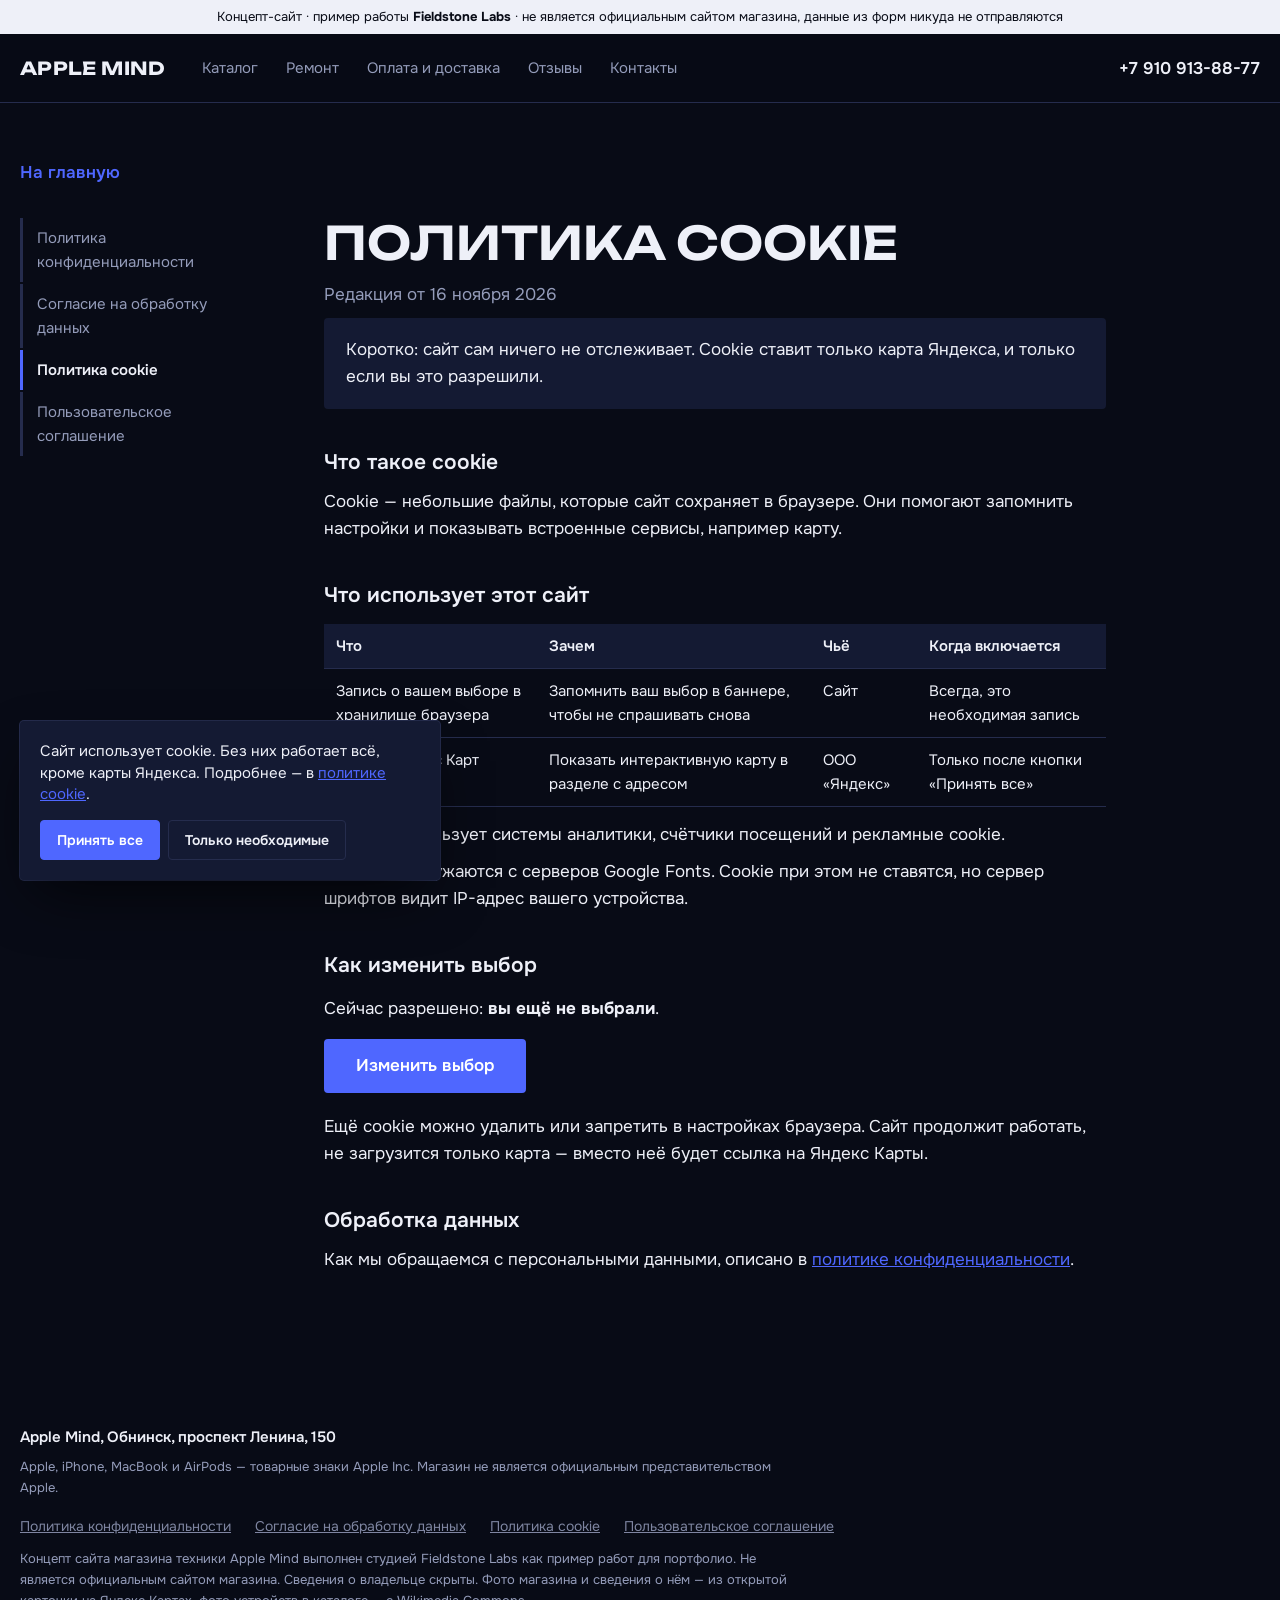
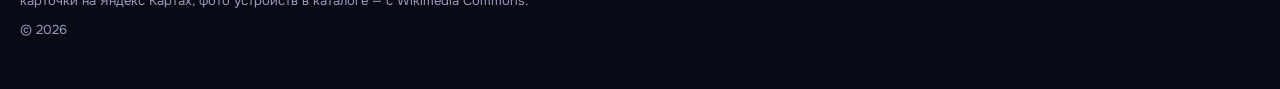
<file: cookies.html>
<!DOCTYPE html>
<html lang="ru">
<head>
    <meta charset="UTF-8">
    <meta name="viewport" content="width=device-width, initial-scale=1">
    <title>Политика cookie — Apple Mind (концепт)</title>
    <meta name="robots" content="noindex, nofollow">

    <link rel="preconnect" href="https://fonts.googleapis.com">
    <link rel="preconnect" href="https://fonts.gstatic.com" crossorigin>
    <link href="https://fonts.googleapis.com/css2?family=Onest:wght@400;500;600&family=Unbounded:wght@600;700&display=swap" rel="stylesheet">

    <link rel="icon" href="favicon.svg" type="image/svg+xml">
    <link rel="stylesheet" href="css/style.css">
</head>
<body>

    <div class="demo-bar" role="note">
        Концепт-сайт · пример работы <strong>Fieldstone Labs</strong> · не является официальным сайтом магазина,
        данные из форм никуда не отправляются
    </div>

    <header class="header">
        <div class="wrap header__inner">
            <a class="logo" href="index.html">Apple Mind</a>

            <nav class="nav" aria-label="Разделы сайта">
                <a href="catalog.html">Каталог</a>
                <a href="index.html#service">Ремонт</a>
                <a href="index.html#pay">Оплата и доставка</a>
                <a href="index.html#reviews">Отзывы</a>
                <a href="index.html#contacts">Контакты</a>
            </nav>

            <a class="header__phone" href="tel:+79109138877">+7 910 913-88-77</a>
        </div>
    </header>

    <main>
        <div class="wrap legal-head">
            <a class="back-link" href="index.html">На главную</a>
        </div>

        <div class="wrap legal">
            <nav class="legal__docs" aria-label="Документы">
                <a href="privacy.html">Политика конфиденциальности</a>
                <a href="consent.html">Согласие на обработку данных</a>
                <a href="cookies.html" aria-current="page">Политика cookie</a>
                <a href="terms.html">Пользовательское соглашение</a>
            </nav>

            <article class="legal__body">
                <h1 class="legal__title">Политика cookie</h1>
                <p class="legal__date">Редакция от 16 ноября 2026</p>
                <p class="legal__intro">Коротко: сайт сам ничего не отслеживает. Cookie ставит только карта Яндекса, и только если вы это разрешили.</p>

                    <h2>Что такое cookie</h2>
                    <p>Cookie — небольшие файлы, которые сайт сохраняет в браузере. Они помогают запомнить настройки и показывать встроенные сервисы, например карту.</p>

                    <h2>Что использует этот сайт</h2>
                    <table class="legal__table">
                        <thead>
                            <tr>
                                <th scope="col">Что</th>
                                <th scope="col">Зачем</th>
                                <th scope="col">Чьё</th>
                                <th scope="col">Когда включается</th>
                            </tr>
                        </thead>
                        <tbody>
                            <tr>
                                <td>Запись о вашем выборе в хранилище браузера</td>
                                <td>Запомнить ваш выбор в баннере, чтобы не спрашивать снова</td>
                                <td>Сайт</td>
                                <td>Всегда, это необходимая запись</td>
                            </tr>
                            <tr>
                                <td>Cookie Яндекс Карт</td>
                                <td>Показать интерактивную карту в разделе с адресом</td>
                                <td>ООО «Яндекс»</td>
                                <td>Только после кнопки «Принять все»</td>
                            </tr>
                        </tbody>
                    </table>
                    <p>Сайт не использует системы аналитики, счётчики посещений и рекламные cookie.</p>
                    <p>Шрифты загружаются с серверов Google Fonts. Cookie при этом не ставятся, но сервер шрифтов видит IP-адрес вашего устройства.</p>

                    <h2>Как изменить выбор</h2>
                    <p class="legal__status">Сейчас разрешено: <strong data-cookie-status>вы ещё не выбрали</strong>.</p>
                    <button class="btn" type="button" data-cookie-reset>Изменить выбор</button>
                    <p>Ещё cookie можно удалить или запретить в настройках браузера. Сайт продолжит работать, не загрузится только карта — вместо неё будет ссылка на Яндекс Карты.</p>

                    <h2>Обработка данных</h2>
                    <p>Как мы обращаемся с персональными данными, описано в <a href="privacy.html">политике конфиденциальности</a>.</p>
            </article>
        </div>
    </main>

    <footer class="footer">
        <div class="wrap footer__inner">
            <p class="footer__name">Apple Mind, Обнинск, проспект Ленина, 150</p>
            <p class="footer__small">
                Apple, iPhone, MacBook и AirPods — товарные знаки Apple Inc. Магазин не является
                официальным представительством Apple.
            </p>
            <nav class="footer__legal" aria-label="Документы">
                <a href="privacy.html">Политика конфиденциальности</a>
                <a href="consent.html">Согласие на обработку данных</a>
                <a href="cookies.html">Политика cookie</a>
                <a href="terms.html">Пользовательское соглашение</a>
            </nav>
            <p class="footer__small">
                Концепт сайта магазина техники Apple Mind выполнен студией Fieldstone Labs как пример работ для портфолио.
                Не является официальным сайтом магазина. Сведения о владельце скрыты.
                Фото магазина и сведения о нём — из открытой карточки на Яндекс Картах, фото устройств в каталоге — с Wikimedia Commons.
            </p>
            <p class="footer__small">© <span data-year>2026</span></p>
        </div>
    </footer>

    <script src="js/cookies.js"></script>
</body>
</html>
</file>
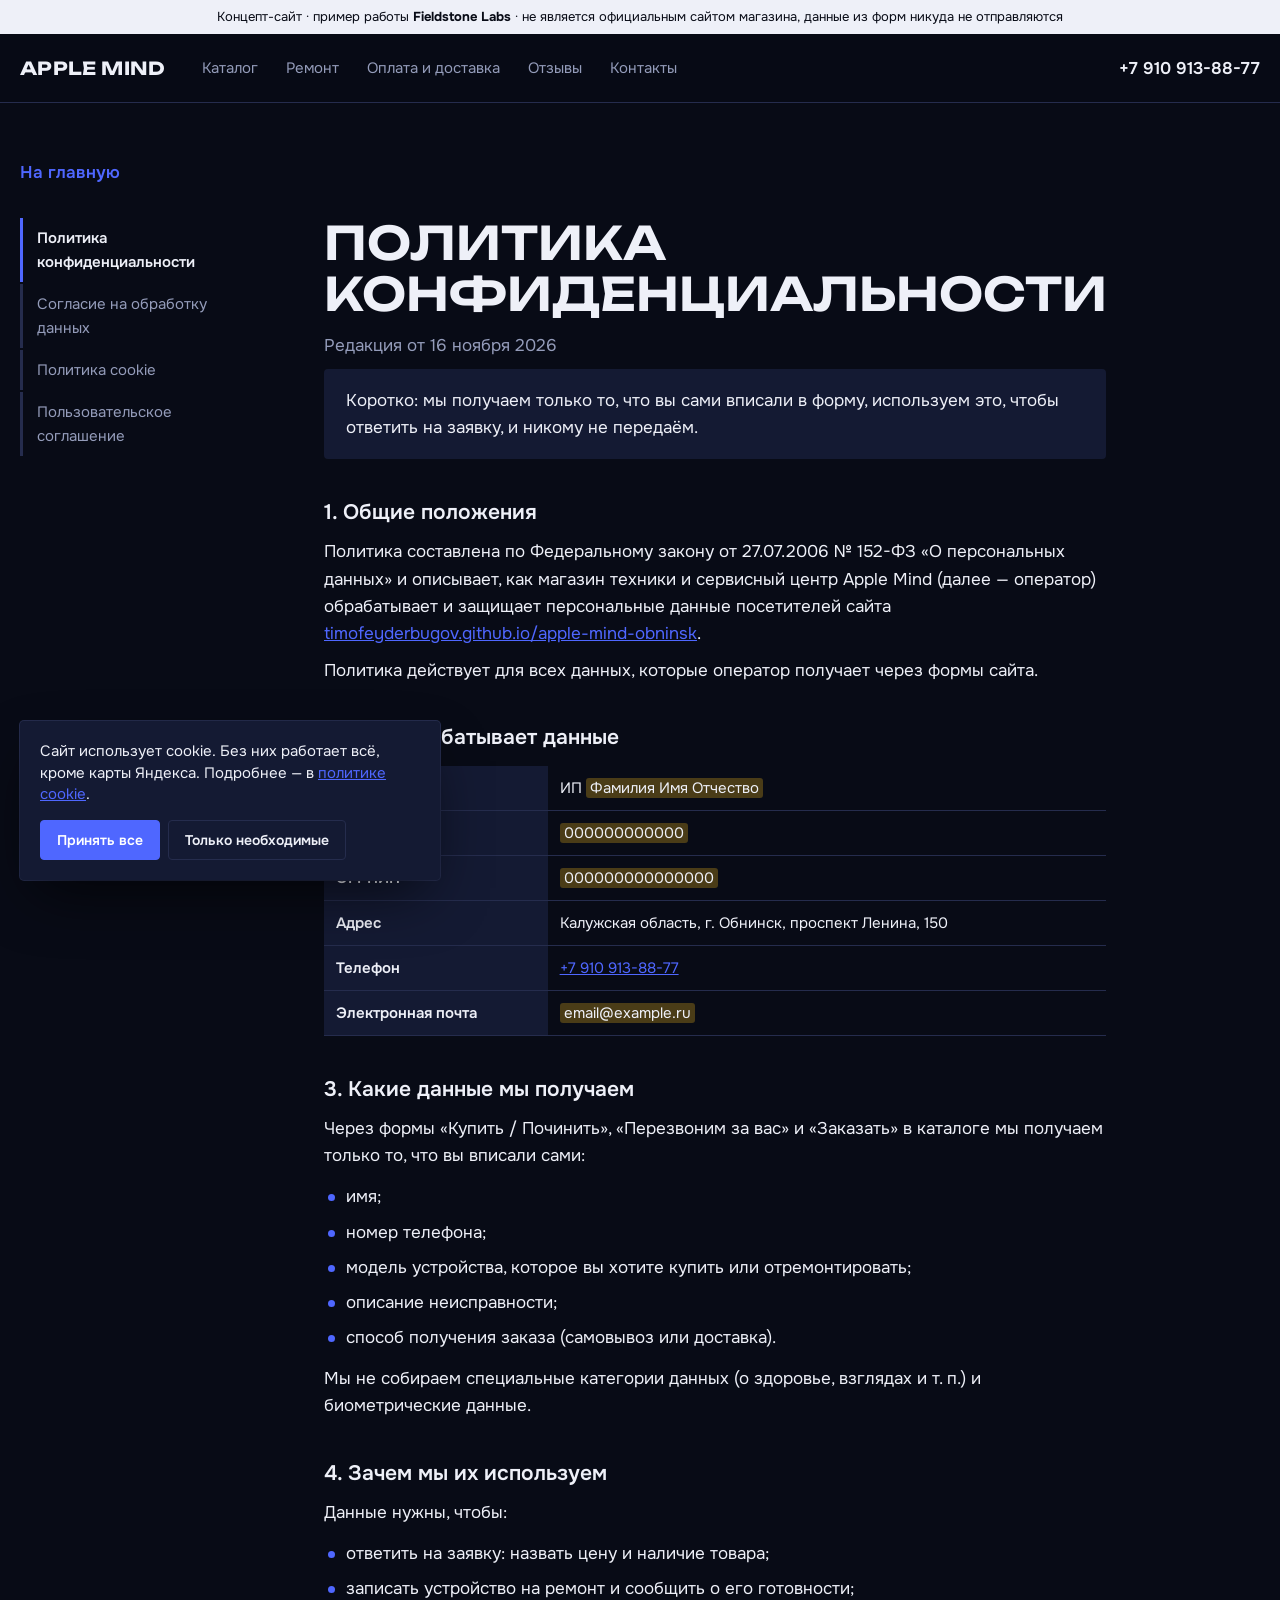
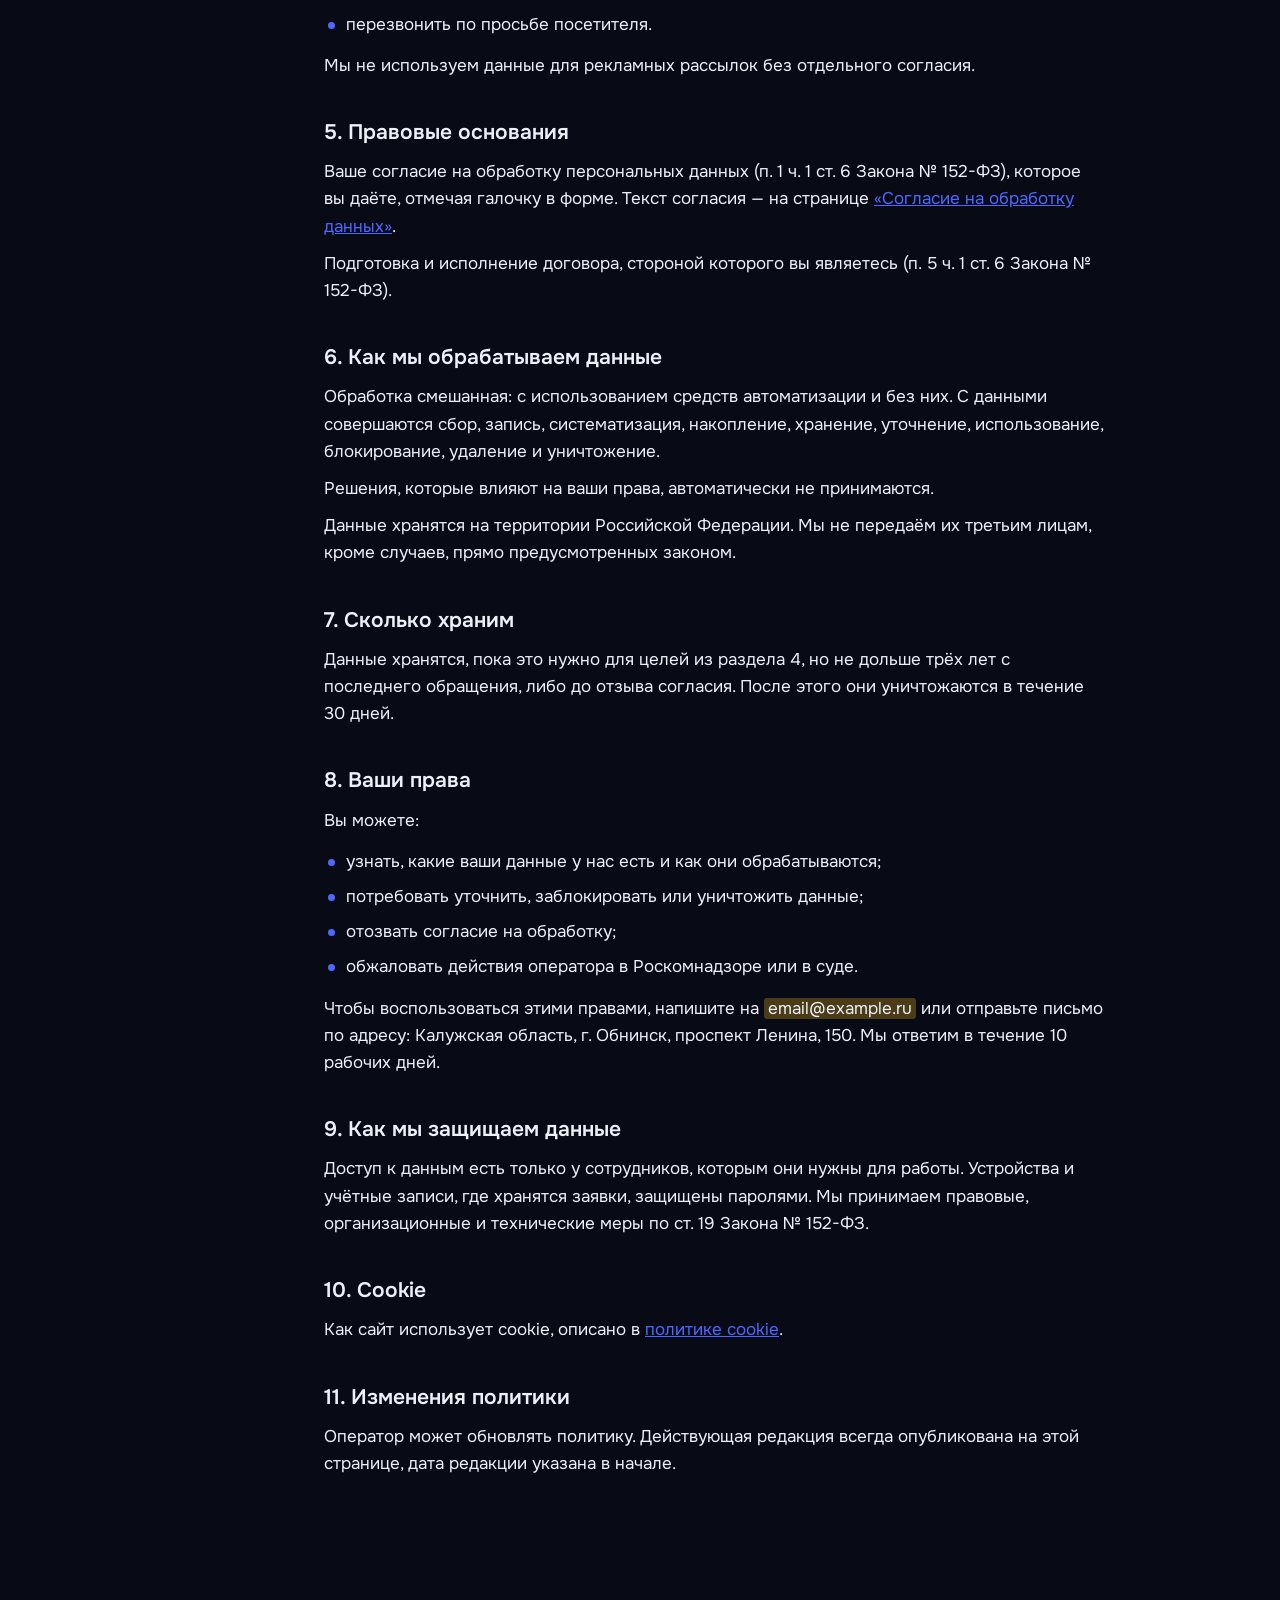
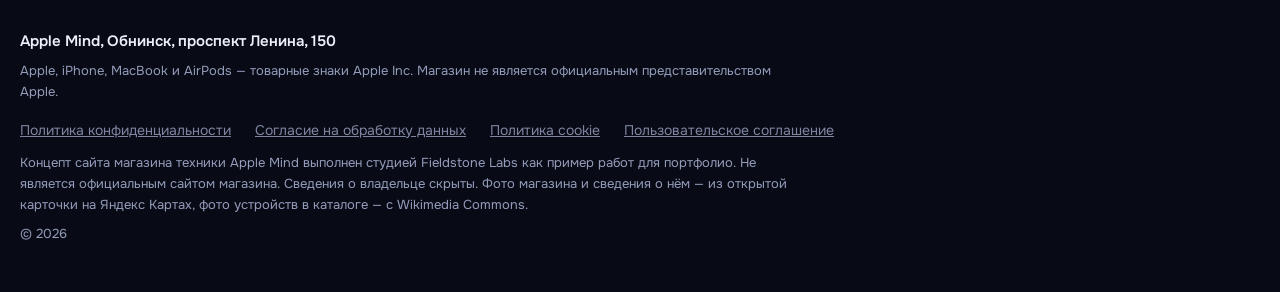
<file: privacy.html>
<!DOCTYPE html>
<html lang="ru">
<head>
    <meta charset="UTF-8">
    <meta name="viewport" content="width=device-width, initial-scale=1">
    <title>Политика конфиденциальности — Apple Mind (концепт)</title>
    <meta name="robots" content="noindex, nofollow">

    <link rel="preconnect" href="https://fonts.googleapis.com">
    <link rel="preconnect" href="https://fonts.gstatic.com" crossorigin>
    <link href="https://fonts.googleapis.com/css2?family=Onest:wght@400;500;600&family=Unbounded:wght@600;700&display=swap" rel="stylesheet">

    <link rel="icon" href="favicon.svg" type="image/svg+xml">
    <link rel="stylesheet" href="css/style.css">
</head>
<body>

    <div class="demo-bar" role="note">
        Концепт-сайт · пример работы <strong>Fieldstone Labs</strong> · не является официальным сайтом магазина,
        данные из форм никуда не отправляются
    </div>

    <header class="header">
        <div class="wrap header__inner">
            <a class="logo" href="index.html">Apple Mind</a>

            <nav class="nav" aria-label="Разделы сайта">
                <a href="catalog.html">Каталог</a>
                <a href="index.html#service">Ремонт</a>
                <a href="index.html#pay">Оплата и доставка</a>
                <a href="index.html#reviews">Отзывы</a>
                <a href="index.html#contacts">Контакты</a>
            </nav>

            <a class="header__phone" href="tel:+79109138877">+7 910 913-88-77</a>
        </div>
    </header>

    <main>
        <div class="wrap legal-head">
            <a class="back-link" href="index.html">На главную</a>
        </div>

        <div class="wrap legal">
            <nav class="legal__docs" aria-label="Документы">
                <a href="privacy.html" aria-current="page">Политика конфиденциальности</a>
                <a href="consent.html">Согласие на обработку данных</a>
                <a href="cookies.html">Политика cookie</a>
                <a href="terms.html">Пользовательское соглашение</a>
            </nav>

            <article class="legal__body">
                <h1 class="legal__title">Политика конфиденциальности</h1>
                <p class="legal__date">Редакция от 16 ноября 2026</p>
                <p class="legal__intro">Коротко: мы получаем только то, что вы сами вписали в форму, используем это, чтобы ответить на заявку, и никому не передаём.</p>

                    <h2>1. Общие положения</h2>
                    <p>Политика составлена по Федеральному закону от 27.07.2006 № 152-ФЗ «О персональных данных» и описывает, как магазин техники и сервисный центр Apple Mind (далее — оператор) обрабатывает и защищает персональные данные посетителей сайта <a href="https://timofeyderbugov.github.io/apple-mind-obninsk/">timofeyderbugov.github.io/apple-mind-obninsk</a>.</p>
                    <p>Политика действует для всех данных, которые оператор получает через формы сайта.</p>

                    <h2>2. Кто обрабатывает данные</h2>
                    <table class="legal__table">
                        <tbody>
                            <tr>
                                <th scope="row">Оператор</th>
                                <td>ИП <span class="fill">Фамилия Имя Отчество</span></td>
                            </tr>
                            <tr>
                                <th scope="row">ИНН</th>
                                <td><span class="fill">000000000000</span></td>
                            </tr>
                            <tr>
                                <th scope="row">ОГРНИП</th>
                                <td><span class="fill">000000000000000</span></td>
                            </tr>
                            <tr>
                                <th scope="row">Адрес</th>
                                <td>Калужская область, г. Обнинск, проспект Ленина, 150</td>
                            </tr>
                            <tr>
                                <th scope="row">Телефон</th>
                                <td><a href="tel:+79109138877">+7 910 913-88-77</a></td>
                            </tr>
                            <tr>
                                <th scope="row">Электронная почта</th>
                                <td><span class="fill">email@example.ru</span></td>
                            </tr>
                        </tbody>
                    </table>

                    <h2>3. Какие данные мы получаем</h2>
                    <p>Через формы «Купить / Починить», «Перезвоним за вас» и «Заказать» в каталоге мы получаем только то, что вы вписали сами:</p>
                    <ul>
                        <li>имя;</li>
                        <li>номер телефона;</li>
                        <li>модель устройства, которое вы хотите купить или отремонтировать;</li>
                        <li>описание неисправности;</li>
                        <li>способ получения заказа (самовывоз или доставка).</li>
                    </ul>
                    <p>Мы не собираем специальные категории данных (о здоровье, взглядах и т. п.) и биометрические данные.</p>

                    <h2>4. Зачем мы их используем</h2>
                    <p>Данные нужны, чтобы:</p>
                    <ul>
                        <li>ответить на заявку: назвать цену и наличие товара;</li>
                        <li>записать устройство на ремонт и сообщить о его готовности;</li>
                        <li>перезвонить по просьбе посетителя.</li>
                    </ul>
                    <p>Мы не используем данные для рекламных рассылок без отдельного согласия.</p>

                    <h2>5. Правовые основания</h2>
                    <p>Ваше согласие на обработку персональных данных (п. 1 ч. 1 ст. 6 Закона № 152-ФЗ), которое вы даёте, отмечая галочку в форме. Текст согласия — на странице <a href="consent.html">«Согласие на обработку данных»</a>.</p>
                    <p>Подготовка и исполнение договора, стороной которого вы являетесь (п. 5 ч. 1 ст. 6 Закона № 152-ФЗ).</p>

                    <h2>6. Как мы обрабатываем данные</h2>
                    <p>Обработка смешанная: с использованием средств автоматизации и без них. С данными совершаются сбор, запись, систематизация, накопление, хранение, уточнение, использование, блокирование, удаление и уничтожение.</p>
                    <p>Решения, которые влияют на ваши права, автоматически не принимаются.</p>
                    <p>Данные хранятся на территории Российской Федерации. Мы не передаём их третьим лицам, кроме случаев, прямо предусмотренных законом.</p>

                    <h2>7. Сколько храним</h2>
                    <p>Данные хранятся, пока это нужно для целей из раздела 4, но не дольше трёх лет с последнего обращения, либо до отзыва согласия. После этого они уничтожаются в течение 30 дней.</p>

                    <h2>8. Ваши права</h2>
                    <p>Вы можете:</p>
                    <ul>
                        <li>узнать, какие ваши данные у нас есть и как они обрабатываются;</li>
                        <li>потребовать уточнить, заблокировать или уничтожить данные;</li>
                        <li>отозвать согласие на обработку;</li>
                        <li>обжаловать действия оператора в Роскомнадзоре или в суде.</li>
                    </ul>
                    <p>Чтобы воспользоваться этими правами, напишите на <span class="fill">email@example.ru</span> или отправьте письмо по адресу: Калужская область, г. Обнинск, проспект Ленина, 150. Мы ответим в течение 10 рабочих дней.</p>

                    <h2>9. Как мы защищаем данные</h2>
                    <p>Доступ к данным есть только у сотрудников, которым они нужны для работы. Устройства и учётные записи, где хранятся заявки, защищены паролями. Мы принимаем правовые, организационные и технические меры по ст. 19 Закона № 152-ФЗ.</p>

                    <h2>10. Cookie</h2>
                    <p>Как сайт использует cookie, описано в <a href="cookies.html">политике cookie</a>.</p>

                    <h2>11. Изменения политики</h2>
                    <p>Оператор может обновлять политику. Действующая редакция всегда опубликована на этой странице, дата редакции указана в начале.</p>
            </article>
        </div>
    </main>

    <footer class="footer">
        <div class="wrap footer__inner">
            <p class="footer__name">Apple Mind, Обнинск, проспект Ленина, 150</p>
            <p class="footer__small">
                Apple, iPhone, MacBook и AirPods — товарные знаки Apple Inc. Магазин не является
                официальным представительством Apple.
            </p>
            <nav class="footer__legal" aria-label="Документы">
                <a href="privacy.html">Политика конфиденциальности</a>
                <a href="consent.html">Согласие на обработку данных</a>
                <a href="cookies.html">Политика cookie</a>
                <a href="terms.html">Пользовательское соглашение</a>
            </nav>
            <p class="footer__small">
                Концепт сайта магазина техники Apple Mind выполнен студией Fieldstone Labs как пример работ для портфолио.
                Не является официальным сайтом магазина. Сведения о владельце скрыты.
                Фото магазина и сведения о нём — из открытой карточки на Яндекс Картах, фото устройств в каталоге — с Wikimedia Commons.
            </p>
            <p class="footer__small">© <span data-year>2026</span></p>
        </div>
    </footer>

    <script src="js/cookies.js"></script>
</body>
</html>
</file>
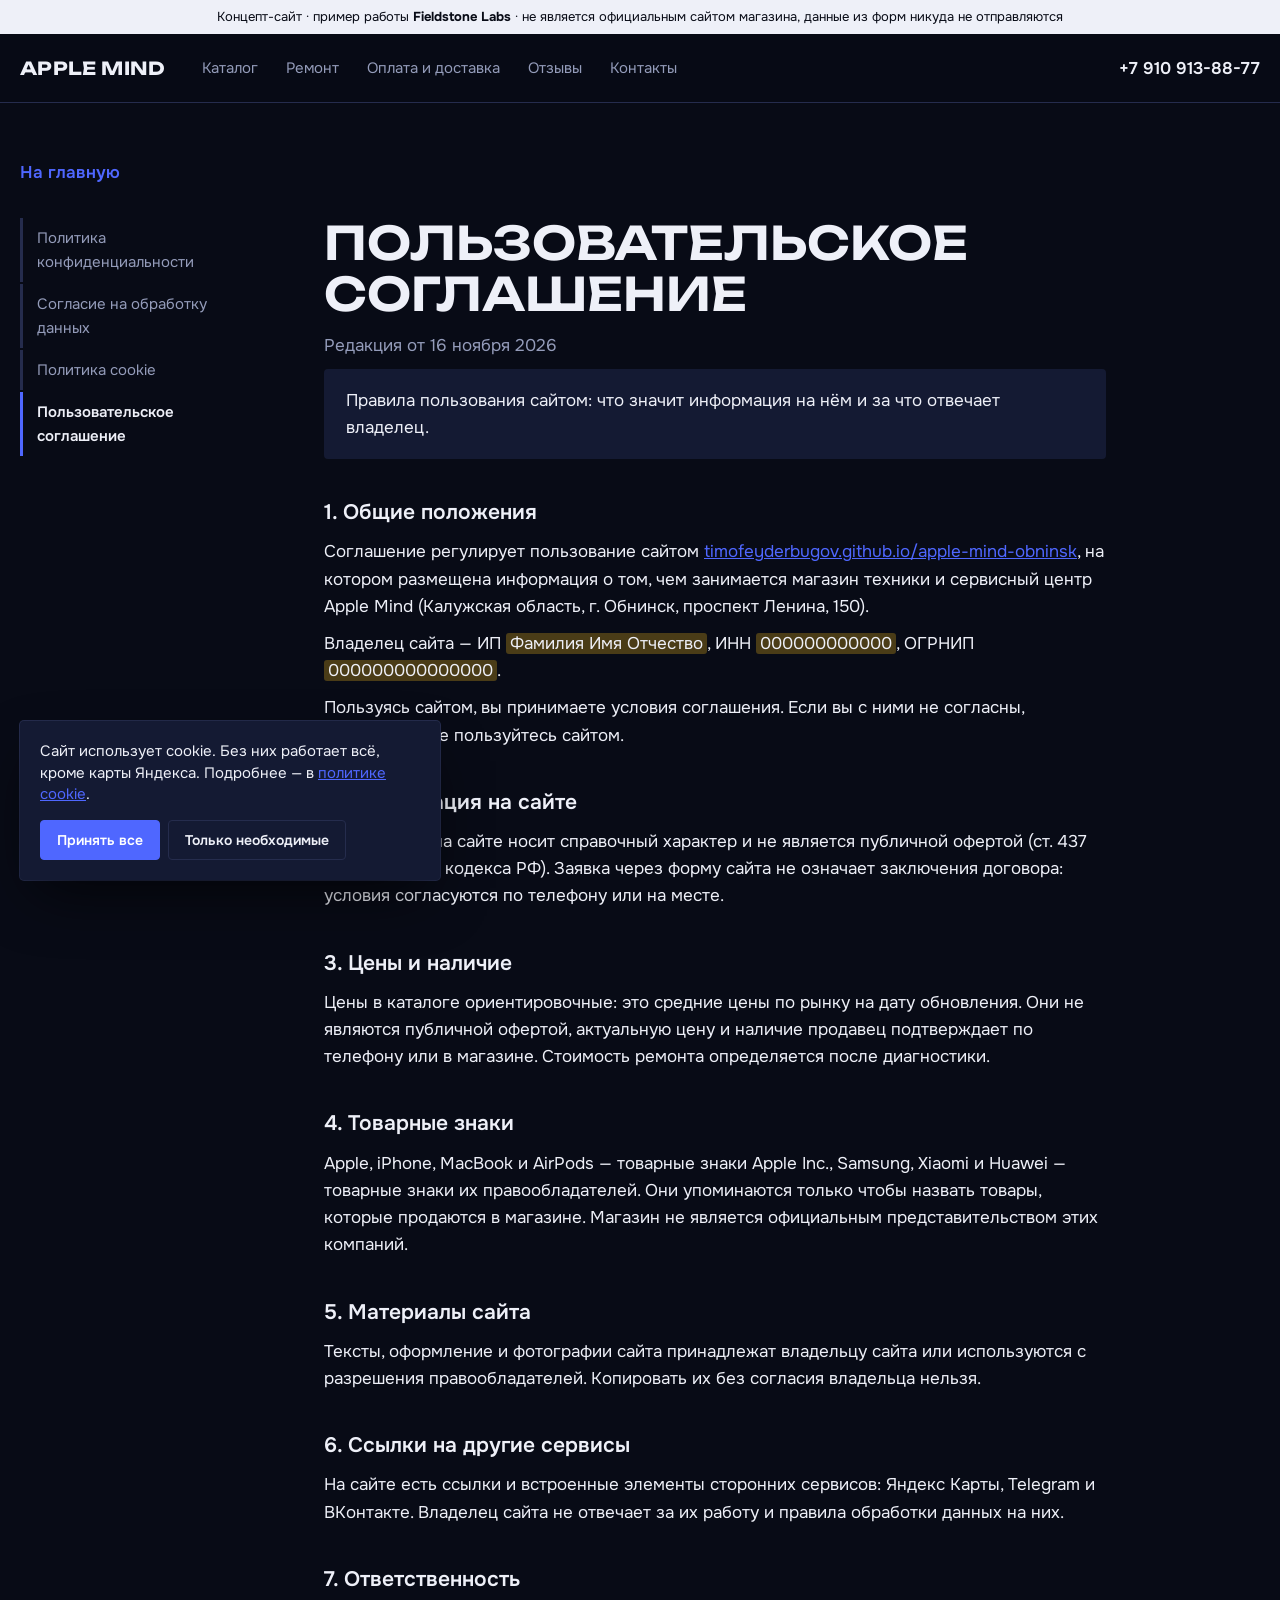
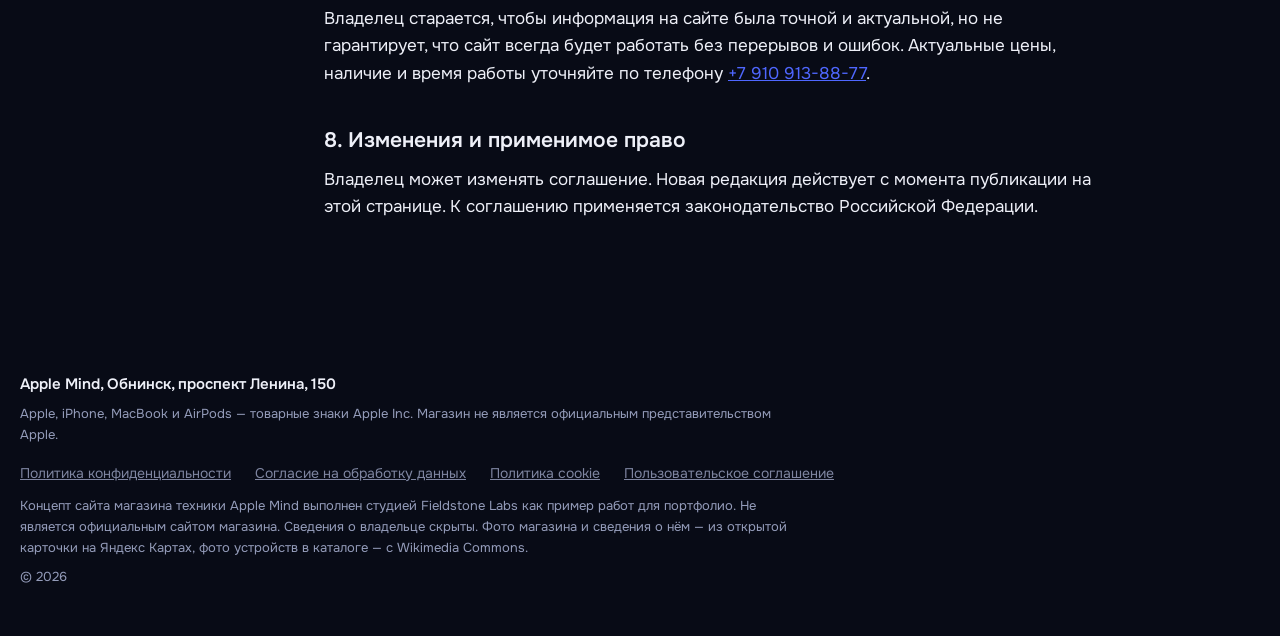
<file: terms.html>
<!DOCTYPE html>
<html lang="ru">
<head>
    <meta charset="UTF-8">
    <meta name="viewport" content="width=device-width, initial-scale=1">
    <title>Пользовательское соглашение — Apple Mind (концепт)</title>
    <meta name="robots" content="noindex, nofollow">

    <link rel="preconnect" href="https://fonts.googleapis.com">
    <link rel="preconnect" href="https://fonts.gstatic.com" crossorigin>
    <link href="https://fonts.googleapis.com/css2?family=Onest:wght@400;500;600&family=Unbounded:wght@600;700&display=swap" rel="stylesheet">

    <link rel="icon" href="favicon.svg" type="image/svg+xml">
    <link rel="stylesheet" href="css/style.css">
</head>
<body>

    <div class="demo-bar" role="note">
        Концепт-сайт · пример работы <strong>Fieldstone Labs</strong> · не является официальным сайтом магазина,
        данные из форм никуда не отправляются
    </div>

    <header class="header">
        <div class="wrap header__inner">
            <a class="logo" href="index.html">Apple Mind</a>

            <nav class="nav" aria-label="Разделы сайта">
                <a href="catalog.html">Каталог</a>
                <a href="index.html#service">Ремонт</a>
                <a href="index.html#pay">Оплата и доставка</a>
                <a href="index.html#reviews">Отзывы</a>
                <a href="index.html#contacts">Контакты</a>
            </nav>

            <a class="header__phone" href="tel:+79109138877">+7 910 913-88-77</a>
        </div>
    </header>

    <main>
        <div class="wrap legal-head">
            <a class="back-link" href="index.html">На главную</a>
        </div>

        <div class="wrap legal">
            <nav class="legal__docs" aria-label="Документы">
                <a href="privacy.html">Политика конфиденциальности</a>
                <a href="consent.html">Согласие на обработку данных</a>
                <a href="cookies.html">Политика cookie</a>
                <a href="terms.html" aria-current="page">Пользовательское соглашение</a>
            </nav>

            <article class="legal__body">
                <h1 class="legal__title">Пользовательское соглашение</h1>
                <p class="legal__date">Редакция от 16 ноября 2026</p>
                <p class="legal__intro">Правила пользования сайтом: что значит информация на нём и за что отвечает владелец.</p>

                    <h2>1. Общие положения</h2>
                    <p>Соглашение регулирует пользование сайтом <a href="https://timofeyderbugov.github.io/apple-mind-obninsk/">timofeyderbugov.github.io/apple-mind-obninsk</a>, на котором размещена информация о том, чем занимается магазин техники и сервисный центр Apple Mind (Калужская область, г. Обнинск, проспект Ленина, 150).</p>
                    <p>Владелец сайта — ИП <span class="fill">Фамилия Имя Отчество</span>, ИНН <span class="fill">000000000000</span>, ОГРНИП <span class="fill">000000000000000</span>.</p>
                    <p>Пользуясь сайтом, вы принимаете условия соглашения. Если вы с ними не согласны, пожалуйста, не пользуйтесь сайтом.</p>

                    <h2>2. Информация на сайте</h2>
                    <p>Информация на сайте носит справочный характер и не является публичной офертой (ст. 437 Гражданского кодекса РФ). Заявка через форму сайта не означает заключения договора: условия согласуются по телефону или на месте.</p>

                    <h2>3. Цены и наличие</h2>
                    <p>Цены в каталоге ориентировочные: это средние цены по рынку на дату обновления. Они не являются публичной офертой, актуальную цену и наличие продавец подтверждает по телефону или в магазине. Стоимость ремонта определяется после диагностики.</p>

                    <h2>4. Товарные знаки</h2>
                    <p>Apple, iPhone, MacBook и AirPods — товарные знаки Apple Inc., Samsung, Xiaomi и Huawei — товарные знаки их правообладателей. Они упоминаются только чтобы назвать товары, которые продаются в магазине. Магазин не является официальным представительством этих компаний.</p>

                    <h2>5. Материалы сайта</h2>
                    <p>Тексты, оформление и фотографии сайта принадлежат владельцу сайта или используются с разрешения правообладателей. Копировать их без согласия владельца нельзя.</p>

                    <h2>6. Ссылки на другие сервисы</h2>
                    <p>На сайте есть ссылки и встроенные элементы сторонних сервисов: Яндекс Карты, Telegram и ВКонтакте. Владелец сайта не отвечает за их работу и правила обработки данных на них.</p>

                    <h2>7. Ответственность</h2>
                    <p>Владелец старается, чтобы информация на сайте была точной и актуальной, но не гарантирует, что сайт всегда будет работать без перерывов и ошибок. Актуальные цены, наличие и время работы уточняйте по телефону <a href="tel:+79109138877">+7 910 913-88-77</a>.</p>

                    <h2>8. Изменения и применимое право</h2>
                    <p>Владелец может изменять соглашение. Новая редакция действует с момента публикации на этой странице. К соглашению применяется законодательство Российской Федерации.</p>
            </article>
        </div>
    </main>

    <footer class="footer">
        <div class="wrap footer__inner">
            <p class="footer__name">Apple Mind, Обнинск, проспект Ленина, 150</p>
            <p class="footer__small">
                Apple, iPhone, MacBook и AirPods — товарные знаки Apple Inc. Магазин не является
                официальным представительством Apple.
            </p>
            <nav class="footer__legal" aria-label="Документы">
                <a href="privacy.html">Политика конфиденциальности</a>
                <a href="consent.html">Согласие на обработку данных</a>
                <a href="cookies.html">Политика cookie</a>
                <a href="terms.html">Пользовательское соглашение</a>
            </nav>
            <p class="footer__small">
                Концепт сайта магазина техники Apple Mind выполнен студией Fieldstone Labs как пример работ для портфолио.
                Не является официальным сайтом магазина. Сведения о владельце скрыты.
                Фото магазина и сведения о нём — из открытой карточки на Яндекс Картах, фото устройств в каталоге — с Wikimedia Commons.
            </p>
            <p class="footer__small">© <span data-year>2026</span></p>
        </div>
    </footer>

    <script src="js/cookies.js"></script>
</body>
</html>
</file>
<file: css/style.css>
/* ==========================================================
   Apple Mind — стили
   Тёмный и брутальный: почти чёрный с синим отливом,
   яркий фирменный синий с вывески, тяжёлые широкие заголовки,
   острые углы и жёсткие линии.
   ========================================================== */

:root {
    --bg: #080b16;
    --bg-2: #0e1226;
    --surface: #141a33;
    --line: #252c4d;
    --line-strong: #3a4372;
    --ink: #eef0f8;
    --muted: #949cba;
    --blue: #4f67ff;
    --blue-hover: #6d82ff;
    --blue-dim: rgba(79, 103, 255, 0.14);
    --wood: #c58d58;
    --star: #f5b919;
    --white: #ffffff;
    --error: #ff6b5e;

    /* общие имена для блоков документов и cookie */
    --accent: var(--blue);
    --bg-soft: var(--surface);
    --ink-main: var(--ink);

    --font-display: "Unbounded", "Arial Black", Arial, sans-serif;
    --font-body: "Onest", "Helvetica Neue", Arial, sans-serif;

    --wrap: 1240px;
    --radius: 4px;
}

*,
*::before,
*::after {
    box-sizing: border-box;
}

html {
    scroll-behavior: smooth;
    scroll-padding-top: 84px;
    color-scheme: dark;
}

body {
    margin: 0;
    font-family: var(--font-body);
    font-size: 17px;
    line-height: 1.6;
    color: var(--ink);
    background: var(--bg);
    -webkit-font-smoothing: antialiased;
}

h1,
h2,
h3,
p,
ul,
dl,
dd,
figure {
    margin: 0;
}

ul {
    padding: 0;
    list-style: none;
}

img {
    display: block;
    max-width: 100%;
    height: auto;
}

a {
    color: inherit;
}

button,
input,
select {
    font: inherit;
    color: inherit;
}

:focus-visible {
    outline: 3px solid var(--blue);
    outline-offset: 3px;
}

.wrap {
    width: min(100% - 40px, var(--wrap));
    margin-inline: auto;
}

.visually-hidden {
    position: absolute;
    width: 1px;
    height: 1px;
    overflow: hidden;
    clip: rect(0 0 0 0);
    white-space: nowrap;
}

/* ---------- Шапка ---------- */

.header {
    position: sticky;
    top: 0;
    z-index: 10;
    background: rgba(8, 11, 22, 0.86);
    backdrop-filter: blur(14px);
    border-bottom: 1px solid var(--line);
}

.header__inner {
    display: flex;
    align-items: center;
    gap: 36px;
    min-height: 68px;
}

.logo {
    font-family: var(--font-display);
    font-weight: 700;
    font-size: 18px;
    letter-spacing: 0.02em;
    text-transform: uppercase;
    text-decoration: none;
}

.nav {
    display: flex;
    gap: 28px;
    margin-right: auto;
    font-size: 15px;
}

.nav a {
    color: var(--muted);
    text-decoration: none;
    transition: color 0.15s;
}

.nav a:hover {
    color: var(--ink);
}

.header__phone {
    font-weight: 600;
    text-decoration: none;
    white-space: nowrap;
}

/* ---------- Кнопки ---------- */

.btn {
    display: inline-flex;
    align-items: center;
    justify-content: center;
    min-height: 54px;
    padding: 0 30px;
    border: 2px solid var(--blue);
    border-radius: var(--radius);
    background: var(--blue);
    color: var(--white);
    font-weight: 600;
    text-decoration: none;
    cursor: pointer;
    transition: background 0.15s, border-color 0.15s, color 0.15s;
}

.btn:hover {
    background: var(--blue-hover);
    border-color: var(--blue-hover);
}

.btn--soft {
    background: transparent;
    border-color: var(--line-strong);
    color: var(--ink);
}

.btn--soft:hover {
    background: transparent;
    border-color: var(--ink);
}

.btn--full {
    width: 100%;
}

.link-btn {
    padding: 0;
    border: 0;
    background: none;
    color: var(--blue-hover);
    font-weight: 600;
    text-decoration: underline;
    text-decoration-thickness: 1.5px;
    text-underline-offset: 5px;
    cursor: pointer;
}

.link-btn:hover {
    color: var(--white);
}

/* ---------- Первый экран ---------- */

.hero {
    position: relative;
    overflow: hidden;
    border-bottom: 1px solid var(--line);
}

.hero__inner {
    display: grid;
    grid-template-columns: 1.1fr 0.9fr;
    min-height: calc(100vh - 68px);
    max-height: 860px;
}

.hero__text {
    display: flex;
    flex-direction: column;
    justify-content: center;
    padding: 64px 48px 64px 0;
}

.hero__place {
    color: var(--muted);
}

.hero__title {
    margin-top: 20px;
    font-family: var(--font-display);
    font-weight: 700;
    font-size: clamp(38px, 5.6vw, 84px);
    line-height: 0.98;
    letter-spacing: -0.02em;
    text-transform: uppercase;
}

.hero__lead {
    max-width: 30em;
    margin-top: 28px;
    font-size: 19px;
    color: var(--muted);
}

.hero__actions {
    display: flex;
    flex-wrap: wrap;
    gap: 12px;
    margin-top: 36px;
}

.hero__facts {
    display: flex;
    flex-wrap: wrap;
    gap: 16px 56px;
    margin-top: 56px;
    padding-top: 28px;
    border-top: 1px solid var(--line);
}

.hero__facts dt {
    font-family: var(--font-display);
    font-weight: 600;
    font-size: 30px;
}

.hero__facts dd {
    font-size: 15px;
    color: var(--muted);
}

/* фото уходит за правый край экрана */
.hero__photo {
    position: relative;
    margin-right: calc((100vw - min(100vw - 40px, var(--wrap))) / -2);
}

.hero__photo img {
    width: 100%;
    height: 100%;
    object-fit: cover;
}

.hero__photo::before {
    content: "";
    position: absolute;
    inset: 0;
    background: linear-gradient(90deg, var(--bg) 0%, rgba(8, 11, 22, 0) 35%);
    pointer-events: none;
}

/* ---------- Секции ---------- */

.section {
    padding: 112px 0;
    border-bottom: 1px solid var(--line);
}

.section--tint {
    background: var(--bg-2);
}

.section__head {
    display: grid;
    grid-template-columns: 1fr 1fr;
    gap: 40px;
    align-items: end;
    margin-bottom: 56px;
}

.section__title {
    font-family: var(--font-display);
    font-weight: 700;
    font-size: clamp(28px, 3.8vw, 52px);
    line-height: 1.02;
    letter-spacing: -0.015em;
    text-transform: uppercase;
}

.section__lead {
    max-width: 34em;
    color: var(--muted);
}

/* ---------- Каталог ---------- */

.catalog {
    display: grid;
    grid-template-columns: repeat(4, minmax(0, 1fr));
    gap: 28px;
    padding-top: 28px;
    border-top: 2px solid var(--ink);
}

.catalog__item {
    padding-bottom: 32px;
}

.catalog__img {
    width: 100%;
    aspect-ratio: 4 / 5;
    object-fit: cover;
    border-radius: var(--radius);
    filter: saturate(0.9);
    transition: filter 0.3s;
}

.catalog__item:hover .catalog__img {
    filter: saturate(1.1);
}

.catalog__name {
    margin-top: 22px;
    font-family: var(--font-display);
    font-weight: 600;
    font-size: 22px;
    text-transform: uppercase;
}

.catalog__desc {
    margin: 8px 0 16px;
    font-size: 15px;
    color: var(--muted);
}

.catalog__more {
    display: flex;
    margin-top: 16px;
    flex-wrap: wrap;
    gap: 8px 20px;
    align-items: baseline;
    padding-top: 28px;
    border-top: 1px solid var(--line);
    color: var(--muted);
}

/* ---------- Заявка ---------- */

.request-wrap {
    display: grid;
    grid-template-columns: 0.85fr 1.15fr;
    gap: 0;
    align-items: stretch;
    border: 1px solid var(--line-strong);
}

.request-photo {
    position: relative;
}

.request-photo img {
    width: 100%;
    height: 100%;
    min-height: 420px;
    object-fit: cover;
}

.request {
    padding: 48px;
    background: var(--surface);
}

.request__title {
    font-family: var(--font-display);
    font-weight: 700;
    font-size: clamp(22px, 2.4vw, 32px);
    line-height: 1.08;
    text-transform: uppercase;
}

.request__lead {
    margin: 12px 0 28px;
    color: var(--muted);
}

.request__tabs {
    display: grid;
    grid-template-columns: 1fr 1fr;
    margin-bottom: 24px;
    border: 1px solid var(--line-strong);
    border-radius: var(--radius);
}

.request__tab {
    min-height: 48px;
    border: 0;
    background: transparent;
    font-weight: 600;
    color: var(--muted);
    cursor: pointer;
    transition: background 0.2s, color 0.2s;
}

.request__tab.is-active {
    background: var(--ink);
    color: var(--bg);
}

.form__group {
    margin-bottom: 16px;
}

.form__row {
    display: grid;
    grid-template-columns: 1fr 1fr;
    gap: 12px;
}

.form__label {
    display: block;
    margin-bottom: 6px;
    font-size: 14px;
    font-weight: 500;
}

.form__hint {
    font-weight: 400;
    color: var(--muted);
}

.form__input {
    width: 100%;
    min-height: 52px;
    padding: 0 16px;
    border: 1px solid var(--line-strong);
    border-radius: var(--radius);
    background: var(--bg);
    transition: border-color 0.15s;
}

.form__input::placeholder {
    color: #5f6788;
}

.form__input:focus {
    outline: none;
    border-color: var(--blue);
}

.form__input.is-invalid {
    border-color: var(--error);
}

select.form__input {
    appearance: none;
    padding-right: 40px;
    background-image: url("data:image/svg+xml,%3Csvg xmlns='http://www.w3.org/2000/svg' width='12' height='8' fill='none'%3E%3Cpath d='M1 1.5l5 5 5-5' stroke='%23eef0f8' stroke-width='1.6'/%3E%3C/svg%3E");
    background-repeat: no-repeat;
    background-position: right 18px center;
}

.form__error {
    margin-bottom: 12px;
    font-size: 14px;
    color: var(--error);
}

.form__note {
    margin-top: 12px;
    font-size: 13px;
    line-height: 1.45;
    color: var(--muted);
}

.form__note a {
    color: var(--blue-hover);
}

.request__done {
    padding: 24px 0 8px;
}

.request__done-title {
    margin-bottom: 8px;
    font-family: var(--font-display);
    font-weight: 700;
    font-size: 28px;
    text-transform: uppercase;
}

.request__done p + .link-btn {
    margin-top: 20px;
}

/* ---------- Ремонт ---------- */

.service {
    display: grid;
    grid-template-columns: 1.2fr 0.8fr;
    gap: 72px;
    align-items: center;
}

.service .section__lead {
    margin-top: 20px;
}

.services {
    margin: 36px 0 40px;
    border-bottom: 1px solid var(--line);
}

.services__row {
    display: grid;
    grid-template-columns: 240px 1fr;
    gap: 20px;
    padding: 18px 0;
    border-top: 1px solid var(--line);
}

.services__row dt {
    font-weight: 600;
}

.services__row dd {
    color: var(--muted);
}

.service__photo img {
    width: 100%;
    aspect-ratio: 3 / 4;
    object-fit: cover;
    border-radius: var(--radius);
}

/* ---------- Оплата ---------- */

.pay {
    display: grid;
    grid-template-columns: repeat(3, 1fr);
    margin-top: 48px;
    border-top: 2px solid var(--ink);
}

.pay__col {
    padding: 28px 32px 8px 0;
}

.pay__col + .pay__col {
    padding-left: 32px;
    border-left: 1px solid var(--line);
}

.pay__title {
    margin-bottom: 14px;
    font-size: 18px;
    font-weight: 600;
}

.ticks li {
    position: relative;
    padding: 6px 0 6px 30px;
}

.ticks li::before {
    content: "";
    position: absolute;
    left: 3px;
    top: 13px;
    width: 12px;
    height: 7px;
    border-left: 2px solid var(--blue);
    border-bottom: 2px solid var(--blue);
    transform: rotate(-45deg);
}

.pay__col--gift p {
    margin-bottom: 16px;
    color: var(--muted);
}

/* ---------- Отзывы ---------- */

.reviews {
    display: grid;
    grid-template-columns: 340px 1fr;
    gap: 80px;
}

.reviews__num {
    font-family: var(--font-display);
    font-weight: 700;
    font-size: 132px;
    line-height: 0.9;
    letter-spacing: -0.04em;
}

.reviews__stars {
    margin-top: 16px;
    font-size: 22px;
    letter-spacing: 4px;
    color: var(--star);
}

.reviews__meta {
    margin: 8px 0 20px;
    color: var(--muted);
}

.reviews__list {
    margin-top: 32px;
    font-size: 21px;
    border-top: 2px solid var(--ink);
}

.reviews__list li {
    padding: 16px 0;
    border-bottom: 1px solid var(--line);
}

.reviews__note {
    margin-top: 20px;
    color: var(--muted);
}

/* ---------- Контакты ---------- */

.contacts {
    display: grid;
    grid-template-columns: 1fr 1.05fr;
    gap: 56px;
    align-items: start;
}

.contacts__photo {
    margin-top: 36px;
}

.contacts__photo img {
    width: 100%;
    aspect-ratio: 16 / 10;
    object-fit: cover;
    border-radius: var(--radius);
}

.contacts__list {
    margin-top: 24px;
}

.contacts__list > div {
    display: grid;
    grid-template-columns: 110px 1fr;
    gap: 16px;
    padding: 12px 0;
    border-top: 1px solid var(--line);
}

.contacts__list dt {
    color: var(--muted);
}

.contacts__list a {
    font-weight: 600;
    color: var(--blue-hover);
}

.callback {
    margin-top: 32px;
}

.callback__title {
    margin-bottom: 10px;
    font-weight: 600;
}

.callback__row {
    display: flex;
    gap: 10px;
}

.callback__row .form__input {
    flex: 1;
}

.callback .form__error {
    margin-top: 8px;
}

.contacts__map {
    position: sticky;
    top: 100px;
    min-height: 600px;
    border: 1px solid var(--line-strong);
    border-radius: var(--radius);
    overflow: hidden;
    background: var(--surface);
}

.contacts__map iframe {
    display: block;
    width: 100%;
    height: 100%;
    min-height: 600px;
    border: 0;
}

/* ---------- Подвал ---------- */

.footer {
    padding: 56px 0 48px;
    background: var(--bg);
    color: var(--muted);
    font-size: 15px;
}

.footer__inner {
    display: grid;
    gap: 8px;
}

.footer__name {
    color: var(--ink);
    font-weight: 600;
}

.footer__small {
    max-width: 60em;
    font-size: 13px;
}

/* ---------- Адаптив ---------- */

@media (max-width: 1080px) {
    .catalog {
        grid-template-columns: repeat(2, minmax(0, 1fr));
    }
}

@media (max-width: 960px) {
    .nav {
        display: none;
    }

    .header__inner {
        justify-content: space-between;
    }

    .hero__inner {
        grid-template-columns: 1fr;
        min-height: 0;
        max-height: none;
    }

    .hero__text {
        padding: 48px 0;
    }

    .hero__photo {
        order: -1;
        margin: 0 -20px;
    }

    .hero__photo img {
        aspect-ratio: 16 / 10;
    }

    .hero__photo::before {
        background: linear-gradient(0deg, var(--bg) 0%, rgba(8, 11, 22, 0) 45%);
    }

    .request-wrap,
    .service,
    .contacts,
    .section__head {
        grid-template-columns: 1fr;
        gap: 40px;
    }

    .request-wrap {
        gap: 0;
    }

    .request-photo img {
        min-height: 0;
        aspect-ratio: 16 / 9;
    }

    .service__photo img {
        aspect-ratio: 4 / 3;
    }

    .pay {
        grid-template-columns: 1fr;
    }

    .pay__col,
    .pay__col + .pay__col {
        padding: 24px 0;
        border-left: 0;
        border-bottom: 1px solid var(--line);
    }

    .reviews {
        grid-template-columns: 1fr;
        gap: 32px;
    }

    .contacts__map {
        position: static;
    }
}

@media (max-width: 600px) {
    body {
        font-size: 16px;
    }

    .section {
        padding: 72px 0;
    }

    .request {
        padding: 24px;
    }

    .form__row {
        grid-template-columns: 1fr;
    }

    .catalog {
        gap: 16px;
    }

    .catalog__item {
        padding-bottom: 16px;
    }

    .catalog__name {
        font-size: 16px;
        margin-top: 14px;
    }

    .catalog__desc {
        font-size: 14px;
    }

    .services__row,
    .contacts__list > div {
        grid-template-columns: 1fr;
        gap: 2px;
    }

    .reviews__num {
        font-size: 96px;
    }

    .reviews__list {
        font-size: 18px;
    }

    .callback__row {
        flex-direction: column;
    }

    .contacts__map,
    .contacts__map iframe {
        min-height: 400px;
    }
}

@media (prefers-reduced-motion: reduce) {
    html {
        scroll-behavior: auto;
    }

    * {
        transition: none !important;
    }
}

/* ==========================================================
   Согласие, cookie, документы
   ========================================================== */

/* ---------- Галочка согласия в формах ---------- */

.consent {
    display: flex;
    align-items: flex-start;
    gap: 10px;
    margin: 4px 0 14px;
    font-size: 14px;
    line-height: 1.4;
    cursor: pointer;
}

.consent input {
    flex-shrink: 0;
    width: 18px;
    height: 18px;
    margin: 1px 0 0;
    accent-color: var(--accent);
    cursor: pointer;
}

.consent a {
    color: var(--accent);
}

.consent.is-invalid span {
    color: var(--error);
}

.consent--light,
.consent--light a {
    color: var(--white);
}

.consent--light {
    margin-top: 14px;
}

.consent--light.is-invalid span {
    color: var(--white);
    text-decoration: underline wavy;
}

.callback .consent {
    margin-top: 12px;
}

/* ---------- Заглушка карты до согласия ---------- */

.map-stub {
    display: flex;
    flex-direction: column;
    justify-content: center;
    align-items: flex-start;
    gap: 10px;
    height: 100%;
    min-height: 420px;
    padding: 32px;
    color: var(--muted);
}

.map-stub a {
    color: var(--accent);
    font-weight: 600;
}

/* ---------- Баннер cookie ---------- */

.cookie {
    position: fixed;
    left: 20px;
    bottom: 20px;
    z-index: 50;
    display: flex;
    flex-direction: column;
    gap: 14px;
    width: min(420px, calc(100% - 40px));
    padding: 20px;
    background: var(--bg-soft);
    color: var(--ink-main);
    border-radius: var(--radius);
    box-shadow: 0 24px 60px -16px rgba(0, 0, 0, 0.7), 0 0 0 1px var(--line);
    font-size: 15px;
    line-height: 1.45;
}

.cookie__text a {
    color: var(--accent);
}

.cookie__actions {
    display: flex;
    flex-wrap: wrap;
    gap: 8px;
}

.cookie__btn {
    min-height: 40px;
    padding: 0 16px;
    border: 1px solid var(--line);
    border-radius: var(--radius);
    background: transparent;
    font-weight: 600;
    font-size: 14px;
    cursor: pointer;
}

.cookie__btn--main {
    border-color: var(--accent);
    background: var(--accent);
    color: var(--white);
}

/* ---------- Подвал: документы и реквизиты ---------- */

.footer__legal {
    display: flex;
    flex-wrap: wrap;
    gap: 6px 24px;
    margin: 8px 0 4px;
    font-size: 14px;
}

.footer__legal a {
    color: inherit;
    opacity: 0.85;
}

.footer__legal a:hover {
    opacity: 1;
}

/* Место, которое владелец должен заполнить своими данными */
.fill {
    padding: 0 4px;
    border-radius: 3px;
    background: rgba(245, 185, 25, 0.28);
    color: inherit;
}

/* ---------- Страницы документов ---------- */

.legal-head {
    padding: 56px 0 0;
}

.back-link {
    color: var(--accent);
    font-weight: 600;
    text-decoration: none;
}

.back-link:hover {
    text-decoration: underline;
    text-underline-offset: 4px;
}

.legal {
    display: grid;
    grid-template-columns: 240px 1fr;
    gap: 64px;
    padding: 32px 0 96px;
}

.legal__docs {
    position: sticky;
    top: 96px;
    align-self: start;
    display: grid;
    gap: 2px;
    font-size: 15px;
}

.legal__docs a {
    padding: 8px 0 8px 14px;
    border-left: 3px solid var(--line);
    color: var(--muted);
    text-decoration: none;
}

.legal__docs a:hover {
    color: var(--ink-main);
}

.legal__docs a[aria-current="page"] {
    border-left-color: var(--accent);
    color: var(--ink-main);
    font-weight: 600;
}

.legal__body {
    min-width: 0;
    max-width: 46em;
}

.legal__title {
    font-family: var(--font-display);
    font-weight: 600;
    font-size: clamp(30px, 4vw, 46px);
    line-height: 1.1;
}

.legal__date {
    margin-top: 12px;
    color: var(--muted);
}

.legal__intro {
    margin-top: 28px;
    padding: 18px 22px;
    border-radius: var(--radius);
    background: var(--bg-soft);
}

.legal__body h2 {
    margin: 40px 0 12px;
    font-size: 21px;
    font-weight: 600;
    line-height: 1.3;
}

.legal__body p + p {
    margin-top: 10px;
}

.legal__body ul {
    margin: 10px 0;
}

.legal__body li {
    position: relative;
    padding: 4px 0 4px 22px;
}

.legal__body li::before {
    content: "";
    position: absolute;
    left: 4px;
    top: 15px;
    width: 7px;
    height: 7px;
    border-radius: 50%;
    background: var(--accent);
}

.legal__body a {
    color: var(--accent);
}

.legal__table {
    width: 100%;
    margin: 14px 0;
    border-collapse: collapse;
    font-size: 15px;
}

.legal__table th,
.legal__table td {
    padding: 10px 12px;
    border-bottom: 1px solid var(--line);
    text-align: left;
    vertical-align: top;
}

.legal__table th {
    font-weight: 600;
    background: var(--bg-soft);
}

.legal__status {
    margin-top: 16px;
}

.legal__body .btn {
    margin: 16px 0 20px;
}

@media (max-width: 860px) {
    .legal {
        grid-template-columns: minmax(0, 1fr);
        gap: 32px;
    }

    .legal__docs {
        position: static;
    }

    .legal__table {
        display: block;
        overflow-x: auto;
    }
}

@media (max-width: 600px) {
    .cookie {
        left: 12px;
        bottom: 12px;
        width: calc(100% - 24px);
    }
}

/* ---------- Страница 404 ---------- */

.not-found {
    min-height: calc(100vh - 64px);
    display: flex;
    flex-direction: column;
    justify-content: center;
    align-items: flex-start;
    gap: 20px;
    padding: 64px 0;
}

.not-found__title {
    font-family: var(--font-display);
    font-weight: 600;
    font-size: clamp(36px, 6vw, 72px);
    line-height: 1;
}

.not-found__text {
    max-width: 30em;
    color: var(--muted);
}

.page-404 .header__inner {
    justify-content: space-between;
}

.legal__title,
.not-found__title {
    text-transform: uppercase;
}

/* ==========================================================
   Каталог
   ========================================================== */

.nav a[aria-current="page"] {
    color: var(--ink);
}

.cat-hero {
    padding: 48px 0 40px;
}

.cat-hero__title {
    margin-top: 20px;
    font-family: var(--font-display);
    font-weight: 700;
    font-size: clamp(44px, 8vw, 112px);
    line-height: 0.95;
    letter-spacing: -0.02em;
    text-transform: uppercase;
}

.cat-hero__lead {
    max-width: 36em;
    margin-top: 20px;
    color: var(--muted);
}

/* ---------- Панель фильтров ---------- */

.cat-bar {
    position: sticky;
    top: 68px;
    z-index: 5;
    padding: 14px 0;
    background: rgba(8, 11, 22, 0.92);
    backdrop-filter: blur(12px);
    border-top: 1px solid var(--line);
    border-bottom: 1px solid var(--line);
}

.cat-bar__inner {
    display: flex;
    flex-wrap: wrap;
    align-items: center;
    justify-content: space-between;
    gap: 12px 24px;
}

.cat-chips {
    display: flex;
    flex-wrap: wrap;
    gap: 6px;
}

.cat-chip {
    min-height: 40px;
    padding: 0 14px;
    border: 1px solid var(--line-strong);
    border-radius: var(--radius);
    background: transparent;
    font-weight: 500;
    font-size: 14px;
    cursor: pointer;
    transition: background 0.15s, border-color 0.15s, color 0.15s;
}

.cat-chip span {
    margin-left: 4px;
    color: var(--muted);
}

.cat-chip:hover {
    border-color: var(--ink);
}

.cat-chip.is-active {
    background: var(--ink);
    border-color: var(--ink);
    color: var(--bg);
}

.cat-chip.is-active span {
    color: var(--bg);
    opacity: 0.6;
}

.cat-tools {
    display: flex;
    gap: 8px;
}

.cat-search {
    width: 260px;
    min-height: 42px;
}

.cat-sort {
    width: 200px;
    min-height: 42px;
}

/* ---------- Сетка товаров ---------- */

.cat-section {
    padding-top: 40px;
}

.cat-count {
    margin-bottom: 16px;
    color: var(--muted);
    font-size: 15px;
}

.cat-grid {
    display: grid;
    grid-template-columns: repeat(4, minmax(0, 1fr));
    border-top: 2px solid var(--ink);
    border-left: 1px solid var(--line);
}

.cat-item {
    display: flex;
    flex-direction: column;
    min-height: 280px;
    padding: 22px 22px 24px;
    border-right: 1px solid var(--line);
    border-bottom: 1px solid var(--line);
    transition: background 0.2s;
}

.cat-item:hover {
    background: var(--bg-2);
}

.cat-item__top {
    display: flex;
    justify-content: space-between;
    gap: 8px;
    font-size: 13px;
    color: var(--muted);
}

.cat-item__badge {
    padding: 1px 8px;
    border-radius: var(--radius);
    background: var(--blue);
    color: var(--white);
    font-weight: 600;
}

.cat-item__name {
    margin-top: 28px;
    font-family: var(--font-display);
    font-weight: 600;
    font-size: 21px;
    line-height: 1.15;
    text-transform: uppercase;
}

.cat-item__spec {
    margin-top: 8px;
    font-size: 15px;
    color: var(--muted);
}

.cat-item__price {
    margin-top: auto;
    padding-top: 24px;
    font-family: var(--font-display);
    font-weight: 600;
    font-size: 24px;
}

.cat-item__btn {
    margin-top: 16px;
    min-height: 46px;
}

.cat-item:hover .cat-item__btn {
    border-color: var(--blue);
    background: var(--blue);
    color: var(--white);
}

.cat-empty {
    padding: 48px 0;
}

.cat-empty__title {
    font-family: var(--font-display);
    font-weight: 700;
    font-size: 28px;
    text-transform: uppercase;
}

.cat-empty p + p {
    margin: 8px 0 20px;
    color: var(--muted);
}

.cat-note {
    display: grid;
    grid-template-columns: 1fr auto;
    gap: 6px 32px;
    align-items: center;
    margin-top: 56px;
    padding: 28px 32px;
    border: 1px solid var(--line-strong);
    border-radius: var(--radius);
    background: var(--surface);
}

.cat-note__title {
    font-weight: 600;
    font-size: 19px;
}

.cat-note p:not(.cat-note__title) {
    color: var(--muted);
}

.cat-note .btn {
    grid-column: 2;
    grid-row: 1 / 3;
}

/* ---------- Окно заказа ---------- */

.order {
    width: min(480px, calc(100% - 24px));
    max-height: calc(100vh - 24px);
    padding: 0;
    border: 1px solid var(--line-strong);
    border-radius: var(--radius);
    background: var(--surface);
    color: var(--ink);
}

.order::backdrop {
    background: rgba(4, 6, 12, 0.75);
    backdrop-filter: blur(4px);
}

.order[open] {
    animation: order-in 0.2s ease-out;
}

@keyframes order-in {
    from {
        opacity: 0;
        transform: translateY(12px);
    }
}

.order__body {
    position: relative;
    padding: 36px 32px 28px;
}

.order__close {
    position: absolute;
    top: 10px;
    right: 12px;
    width: 40px;
    height: 40px;
    border: 0;
    background: none;
    color: var(--muted);
    font-size: 28px;
    line-height: 1;
    cursor: pointer;
}

.order__close:hover {
    color: var(--ink);
}

.order__title {
    font-family: var(--font-display);
    font-weight: 700;
    font-size: 26px;
    text-transform: uppercase;
}

.order__product {
    margin-top: 10px;
    font-weight: 600;
}

.order__price {
    margin-bottom: 20px;
    color: var(--blue-hover);
    font-weight: 600;
}

.order__fieldset {
    padding: 0;
    border: 0;
    min-width: 0;
}

.order__options {
    display: grid;
    grid-template-columns: 1fr 1fr;
    gap: 8px;
}

.order__option {
    position: relative;
}

.order__option input {
    position: absolute;
    opacity: 0;
    pointer-events: none;
}

.order__option span {
    display: block;
    padding: 12px;
    border: 1px solid var(--line-strong);
    border-radius: var(--radius);
    font-size: 15px;
    text-align: center;
    cursor: pointer;
}

.order__option input:checked + span {
    background: var(--ink);
    border-color: var(--ink);
    color: var(--bg);
}

.order__option input:focus-visible + span {
    outline: 3px solid var(--blue);
    outline-offset: 2px;
}

.order__done p:not(.order__title) {
    margin: 10px 0 24px;
    color: var(--muted);
}

/* ---------- Каталог: адаптив ---------- */

@media (max-width: 1080px) {
    .cat-grid {
        grid-template-columns: repeat(3, minmax(0, 1fr));
    }
}

@media (max-width: 860px) {
    .cat-grid {
        grid-template-columns: repeat(2, minmax(0, 1fr));
    }

    .cat-tools {
        width: 100%;
    }

    .cat-search {
        flex: 1;
        width: auto;
    }

    .cat-sort {
        width: 170px;
    }

    .cat-note {
        grid-template-columns: 1fr;
    }

    .cat-note .btn {
        grid-column: auto;
        grid-row: auto;
        justify-self: start;
        margin-top: 12px;
    }
}

@media (max-width: 600px) {
    .cat-bar {
        position: static;
    }

    .cat-chips {
        flex-wrap: nowrap;
        overflow-x: auto;
        margin: 0 -20px;
        padding: 0 20px 4px;
        scrollbar-width: none;
    }

    .cat-chip {
        flex-shrink: 0;
    }

    .cat-tools {
        flex-direction: column;
    }

    .cat-sort {
        width: 100%;
    }

    .cat-item {
        min-height: 240px;
        padding: 16px 14px 18px;
    }

    .cat-item__name {
        margin-top: 18px;
        font-size: 16px;
    }

    .cat-item__spec {
        font-size: 13px;
    }

    .cat-item__price {
        font-size: 18px;
    }

    .cat-item__btn {
        padding: 0 12px;
    }

    .order__body {
        padding: 32px 20px 22px;
    }
}

@media (prefers-reduced-motion: reduce) {
    .order[open] {
        animation: none;
    }
}

.section__aside .btn {
    margin-top: 20px;
}

/* ---------- Каталог: фото ---------- */

.cat-item__photo {
    position: relative;
    margin: -22px -22px 18px;
    overflow: hidden;
    background: #11152a;
}

.cat-item__photo img {
    width: 100%;
    aspect-ratio: 4 / 5;
    object-fit: cover;
    transition: transform 0.4s;
}

.cat-item:hover .cat-item__photo img {
    transform: scale(1.04);
}

.cat-item__photo figcaption {
    position: absolute;
    left: 10px;
    bottom: 10px;
    padding: 2px 8px;
    border-radius: var(--radius);
    background: rgba(8, 11, 22, 0.8);
    color: var(--muted);
    font-size: 12px;
}

.cat-item__name {
    margin-top: 16px;
}

/* ---------- Авторы фото ---------- */

.cat-credits {
    margin-top: 32px;
    color: var(--muted);
    font-size: 14px;
}

.cat-credits summary {
    color: var(--ink);
    font-weight: 600;
    cursor: pointer;
}

.cat-credits p {
    max-width: 52em;
    margin: 12px 0;
}

.cat-credits__list {
    columns: 2;
    column-gap: 40px;
}

.cat-credits__list li {
    padding: 3px 0;
    break-inside: avoid;
}

.cat-credits__list a {
    color: var(--blue-hover);
}

@media (max-width: 600px) {
    .cat-item__photo {
        margin: -16px -14px 14px;
    }

    .cat-item__name {
        margin-top: 10px;
    }

    .cat-credits__list {
        columns: 1;
    }
}

/* ---------- Плашка «концепт» ---------- */

.demo-bar {
    padding: 8px 20px;
    background: var(--ink-main);
    color: var(--bg, #000);
    font-size: 13px;
    line-height: 1.4;
    text-align: center;
}
</file>
